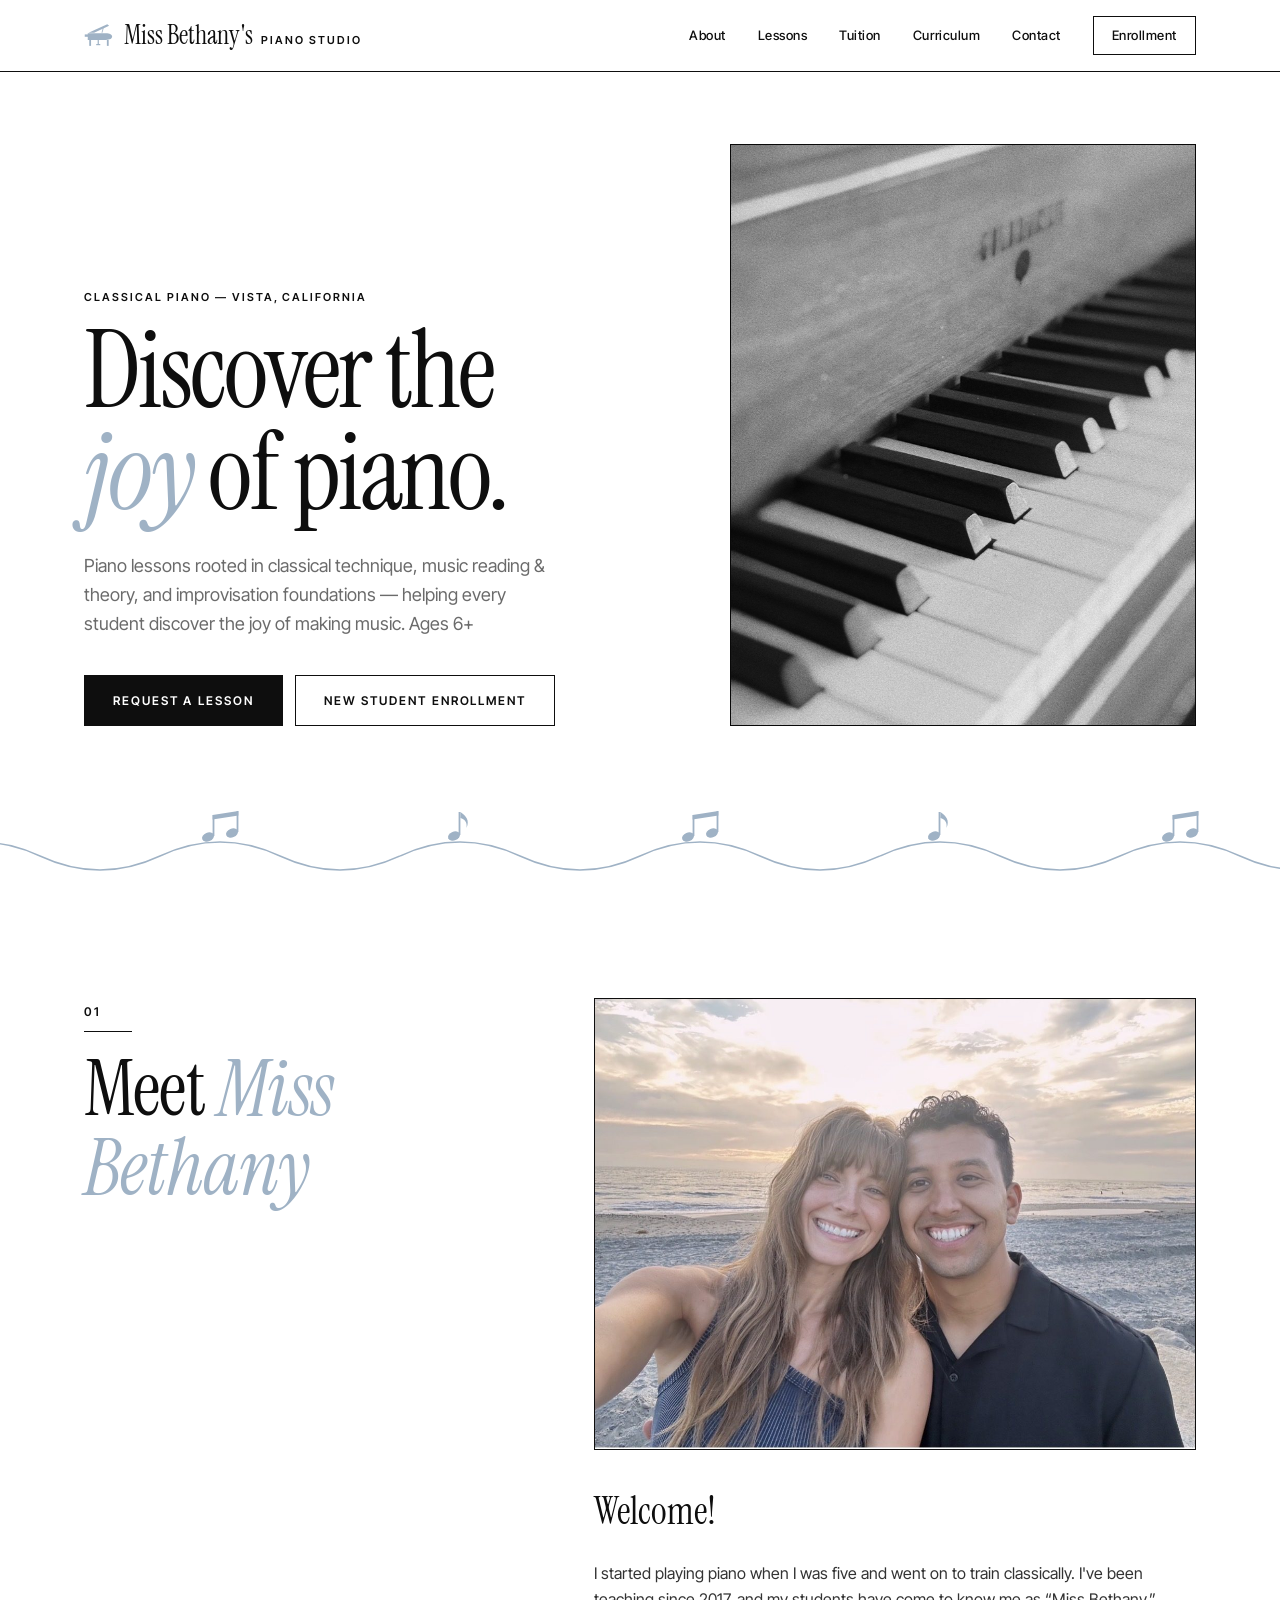
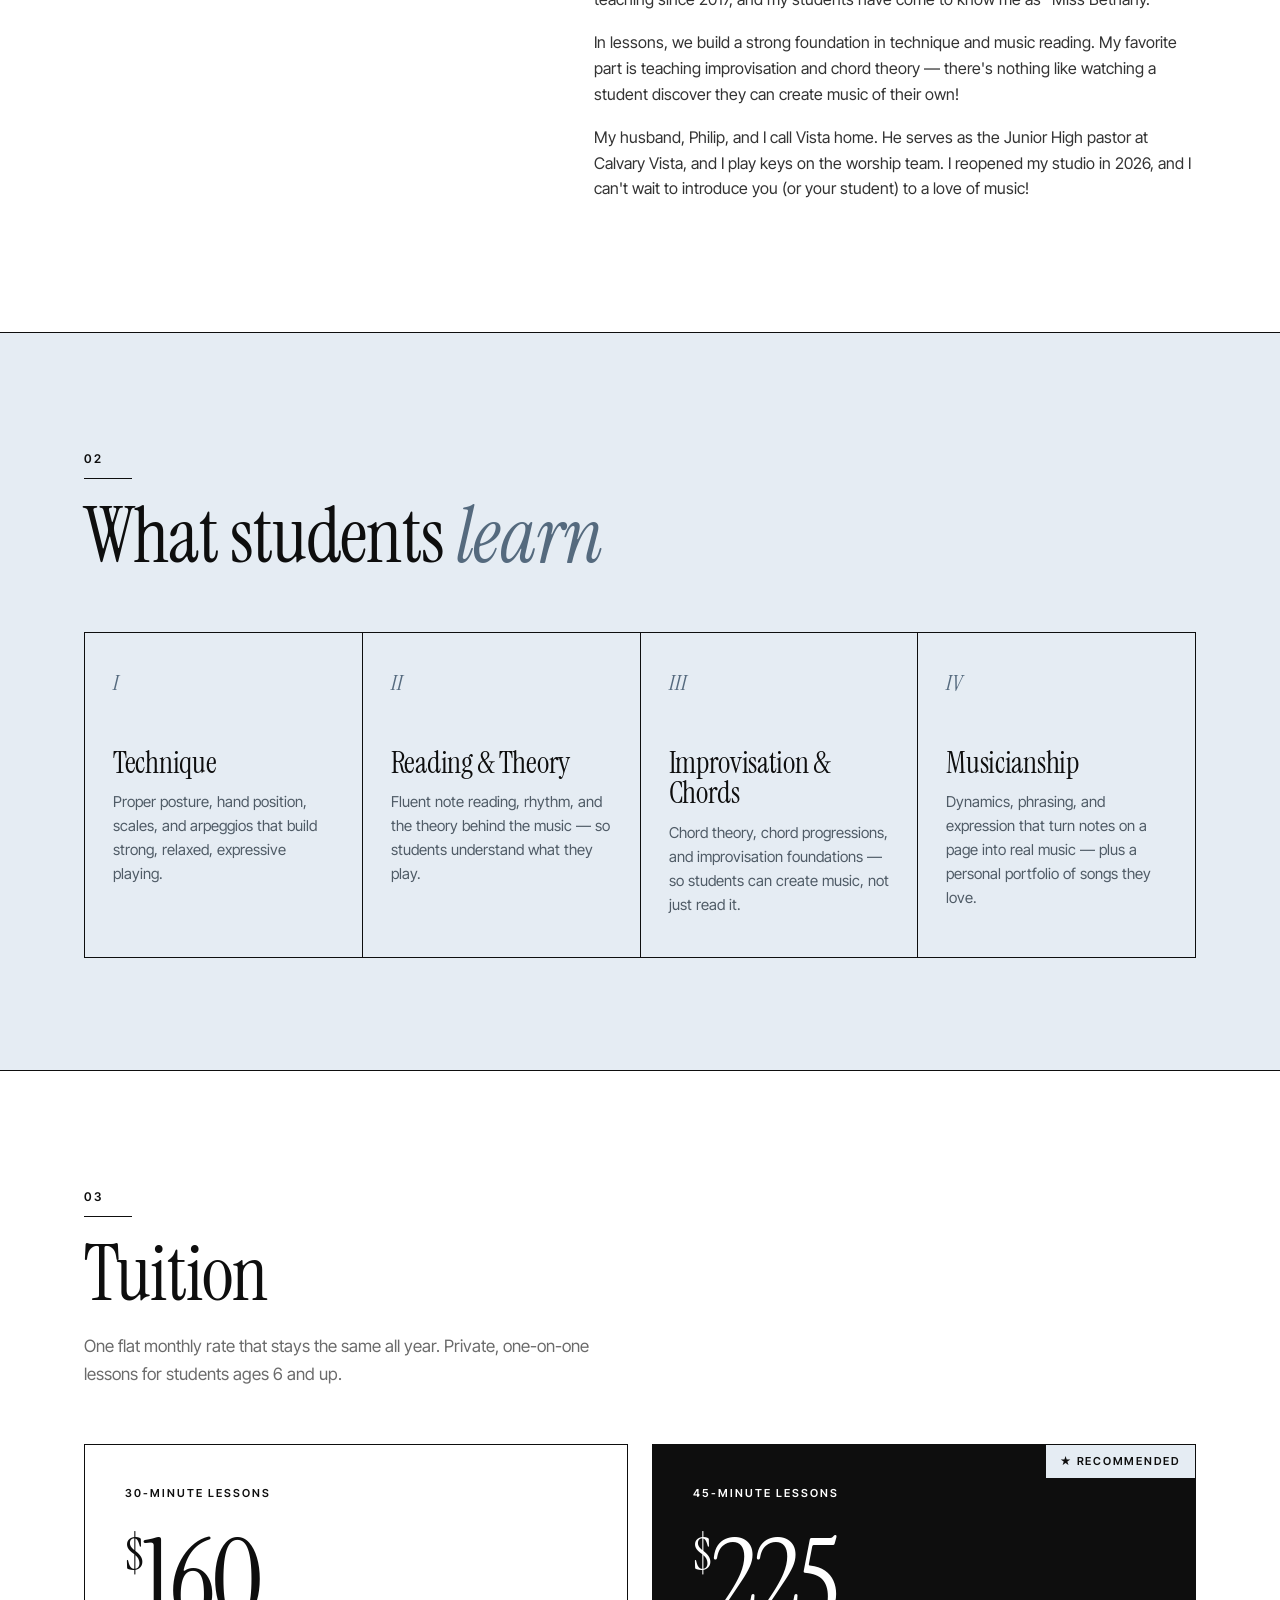
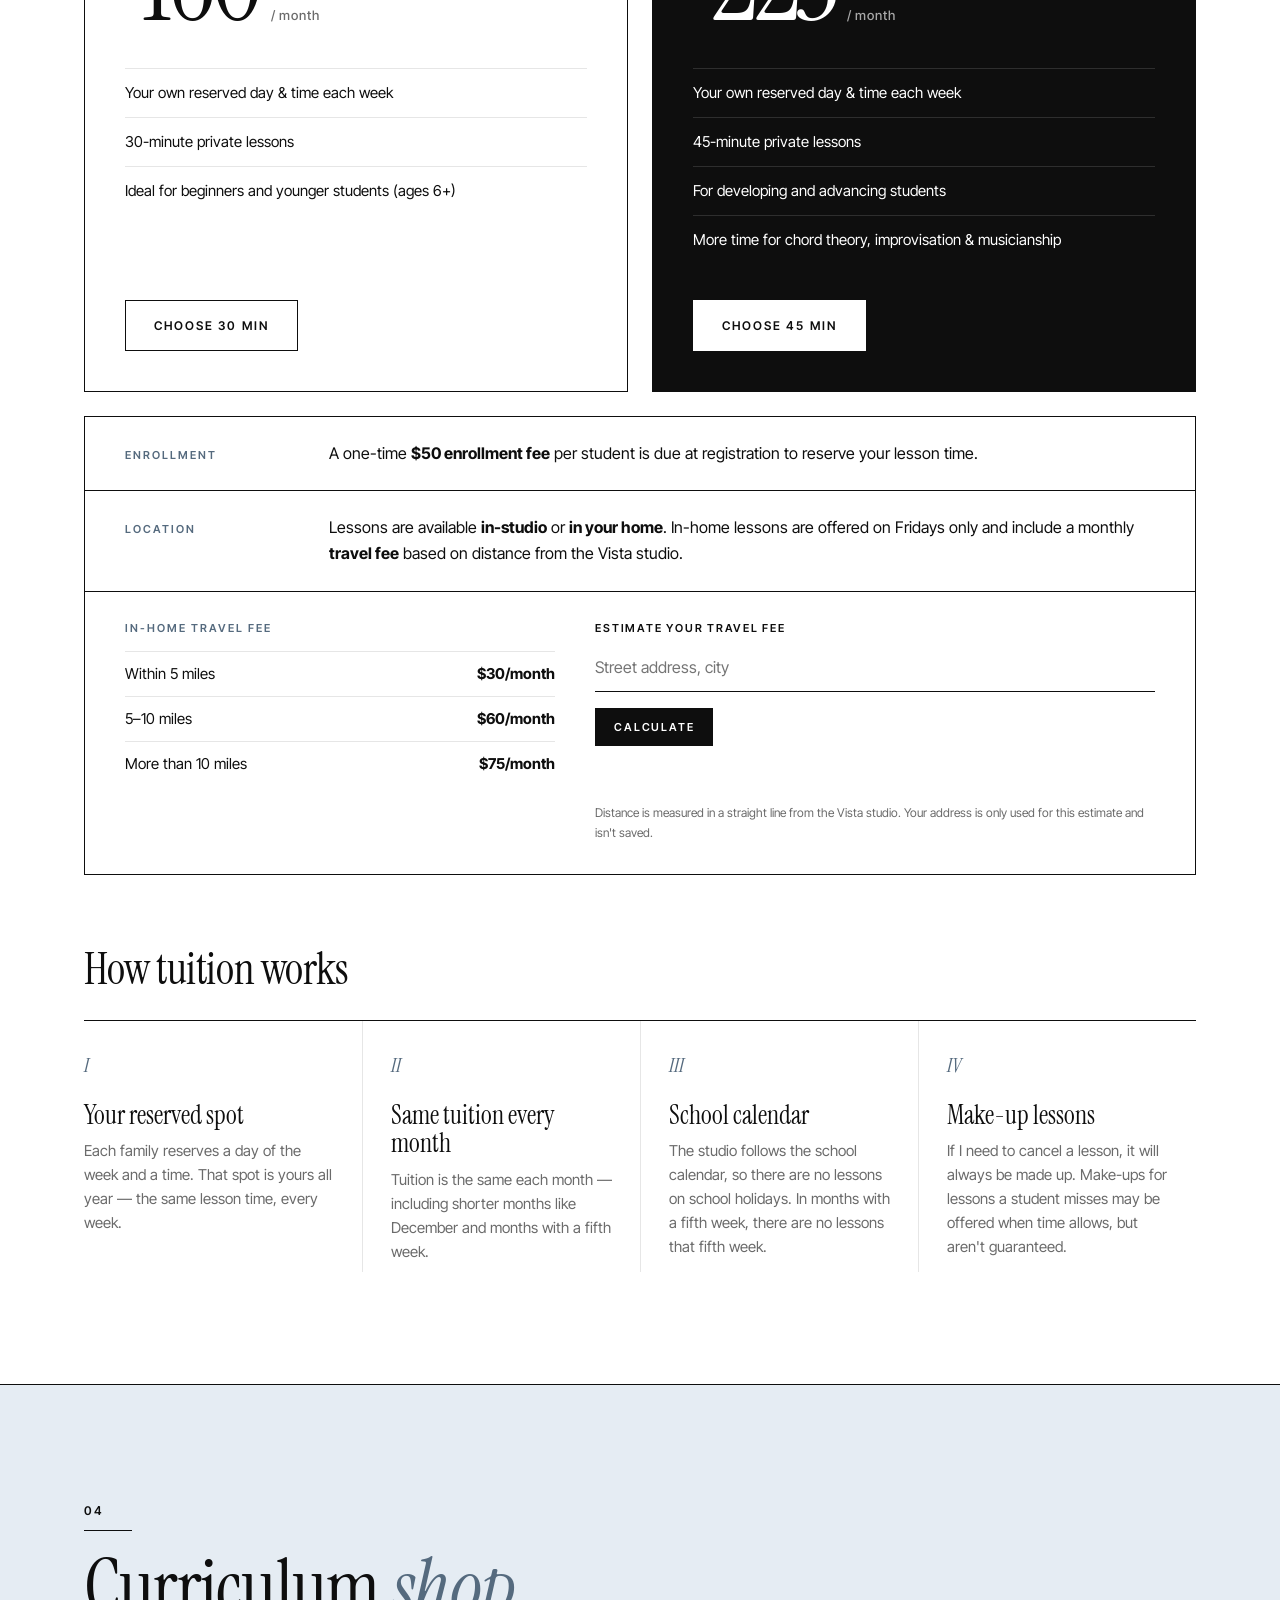
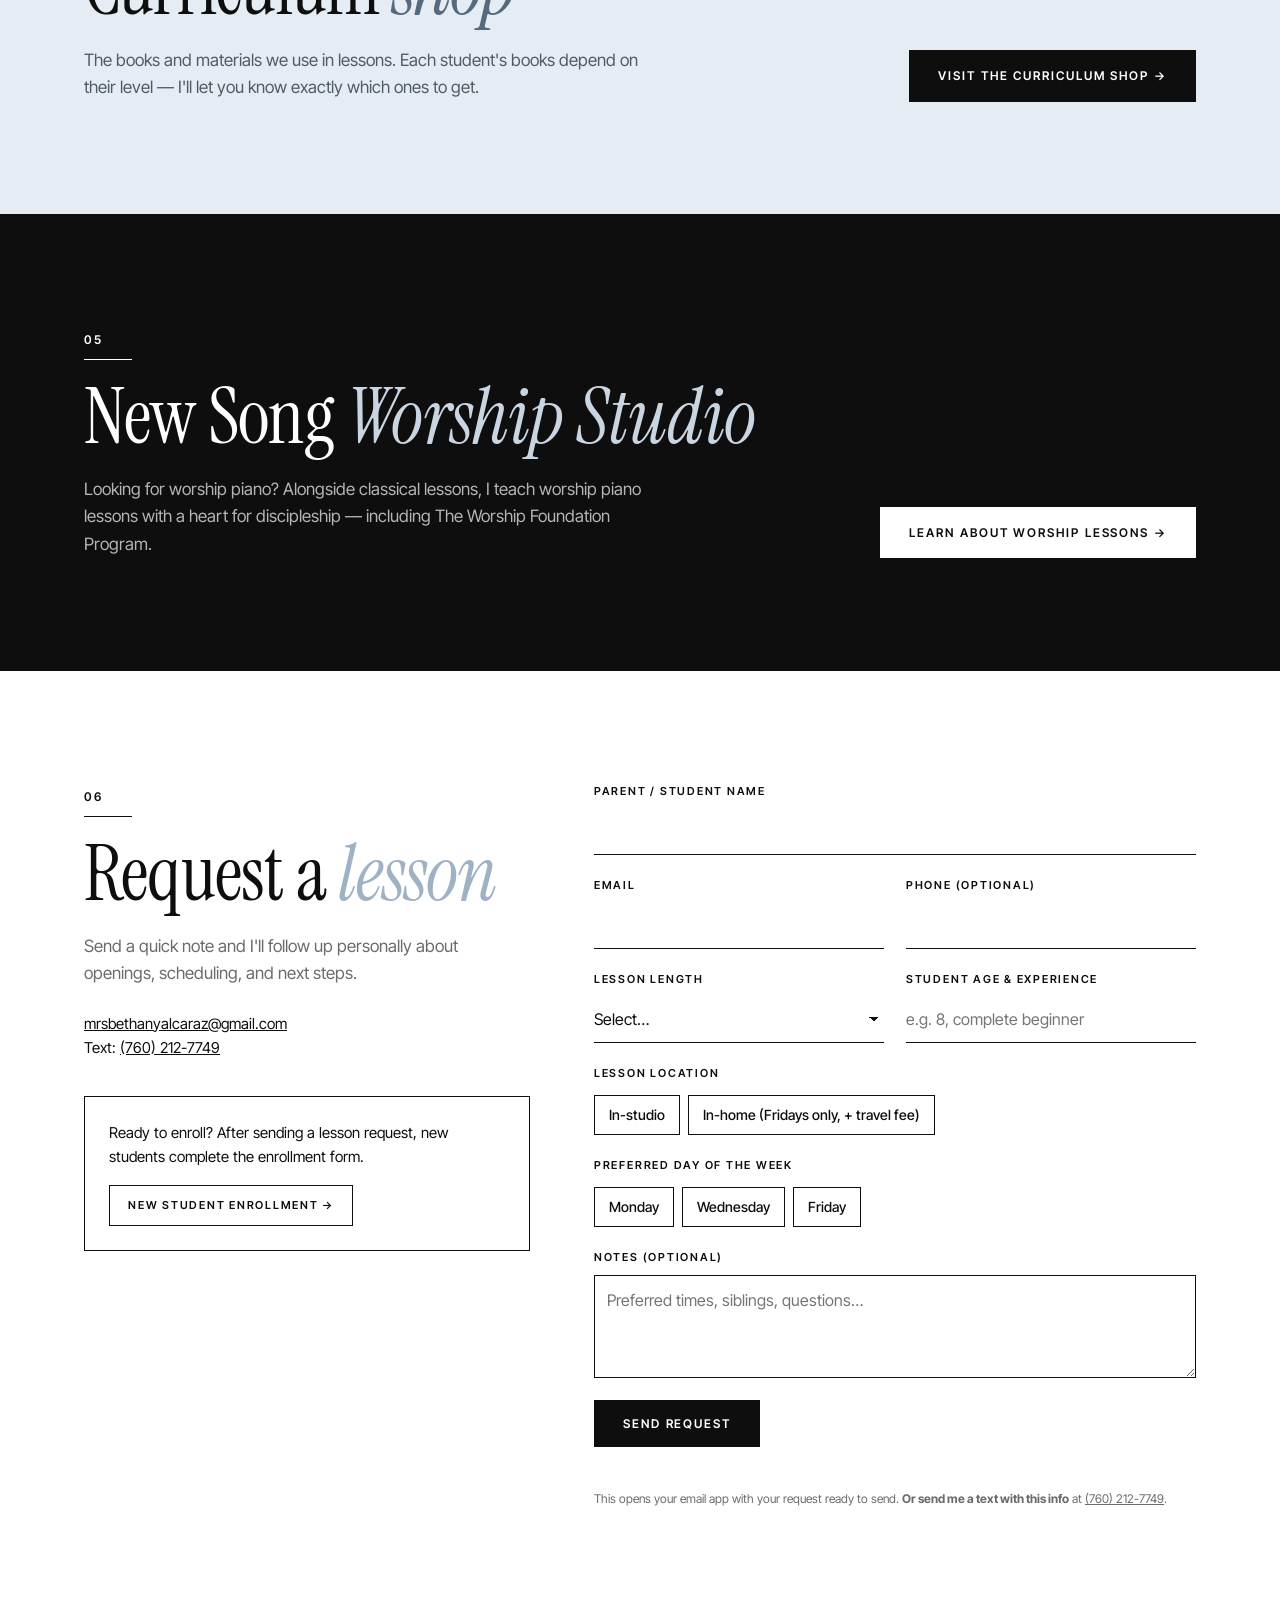
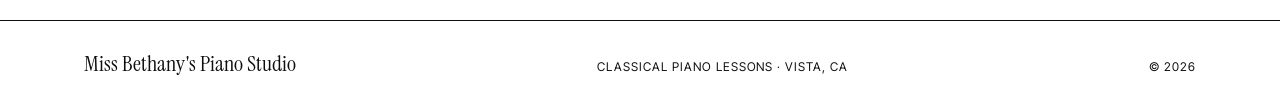
<file: public/index.html>
<!DOCTYPE html>
<html lang="en">
<head>
  <meta charset="UTF-8" />
  <meta name="viewport" content="width=device-width, initial-scale=1.0" />
  <title>Miss Bethany's Piano Studio | Classical Piano Lessons in Vista, CA</title>
  <meta
    name="description"
    content="Private classical piano lessons with Miss Bethany in Vista, California. 30- and 45-minute lessons for students ages 6 and up."
  />
  <link rel="icon" type="image/svg+xml" href="images/favicon.svg" />
  <link rel="preconnect" href="https://fonts.googleapis.com" />
  <link rel="preconnect" href="https://fonts.gstatic.com" crossorigin />
  <link
    href="https://fonts.googleapis.com/css2?family=Instrument+Serif:ital@0;1&family=Inter+Tight:wght@400;500;600;700&display=swap"
    rel="stylesheet"
  />
  <link rel="stylesheet" href="css/style.css?v=7" />
</head>
<body id="top">
  <header class="site-header">
    <div class="nav-wrap">
      <a class="brand" href="#top">
        <svg class="brand-icon" viewBox="0 0 40 32" width="30" height="24" color="#9fb2c5" aria-hidden="true">
          <path d="M6 13 L31 1.5 L33.5 3.8 L13.5 13 Z" fill="currentColor" />
          <line x1="24" y1="13" x2="25.6" y2="6.8" stroke="currentColor" stroke-width="1.1" />
          <path d="M5 13.5 H29 C34.5 13.5 37.5 15.5 37.5 18 C37.5 20.5 34.5 22.5 29 22.5 H5 Z" fill="currentColor" />
          <rect x="1" y="15.2" width="5" height="3.2" fill="currentColor" />
          <rect x="7" y="22.5" width="2.4" height="8" fill="currentColor" />
          <rect x="30.5" y="22.5" width="2.4" height="8" fill="currentColor" />
          <rect x="18.2" y="22.5" width="1.6" height="5.6" fill="currentColor" />
          <rect x="16.3" y="28" width="5.4" height="1.6" fill="currentColor" />
        </svg>
        <span class="brand-text">
          <span class="brand-name">Miss Bethany's</span>
          <span class="brand-sub">Piano Studio</span>
        </span>
      </a>
      <button class="nav-toggle" id="nav-toggle" type="button" aria-label="Toggle menu" aria-expanded="false" aria-controls="site-nav">
        <span></span><span></span>
      </button>
      <nav class="site-nav" id="site-nav">
        <a href="#about">About</a>
        <a href="#lessons">Lessons</a>
        <a href="#tuition">Tuition</a>
        <a href="curriculum.html">Curriculum</a>
        <a href="#enroll">Contact</a>
        <a class="nav-cta" href="intake.html">Enrollment</a>
      </nav>
    </div>
  </header>

  <main>
    <!-- Hero -->
    <section class="hero">
      <div class="container hero-grid">
        <div class="hero-copy">
          <p class="label">Classical Piano &mdash; Vista, California</p>
          <h1>
            Discover the<br />
            <em>joy</em> of piano.
          </h1>
          <p class="lead">
            Piano lessons rooted in classical technique, music reading &amp;
            theory, and improvisation foundations &mdash; helping every
            student discover the joy of making music. Ages 6+
          </p>
          <div class="btn-row">
            <a class="btn btn-solid" href="#enroll">Request a Lesson</a>
            <a class="btn btn-line" href="intake.html">New Student Enrollment</a>
          </div>
        </div>
        <figure class="hero-photo">
          <img src="images/keys.jpg" alt="Close-up of piano keys" />
        </figure>
      </div>
    </section>

    <!-- Wave divider -->
    <div class="wave-divider" aria-hidden="true"></div>

    <!-- About -->
    <section id="about" class="section">
      <div class="container split">
        <div class="section-head">
          <p class="index">01</p>
          <h2>Meet <em>Miss Bethany</em></h2>
        </div>
        <div class="about-body">
          <figure class="about-photo">
            <img src="images/about.jpg" alt="Bethany and her husband, Philip" />
          </figure>
          <p class="pull">
            Welcome!
          </p>
          <p>
            I started playing piano when I was five and went on to train
            classically. I've been teaching since 2017, and my students have
            come to know me as &ldquo;Miss Bethany.&rdquo;
          </p>
          <p>
            In lessons, we build a strong foundation in technique and music
            reading. My favorite part is teaching improvisation and chord
            theory &mdash; there's nothing like watching a student discover
            they can create music of their own!
          </p>
          <p>
            My husband, Philip, and I call Vista home. He serves as the Junior
            High pastor at Calvary Vista, and I play keys on the worship team.
            I reopened my studio in 2026, and I can't wait to introduce you (or
            your student) to a love of music!
          </p>
        </div>
      </div>
    </section>

    <!-- Lessons -->
    <section id="lessons" class="section section-rule section-blue">
      <div class="container">
        <div class="section-head">
          <p class="index">02</p>
          <h2>What students <em>learn</em></h2>
        </div>
        <div class="feature-grid">
          <article class="feature">
            <span class="feature-num">I</span>
            <h3>Technique</h3>
            <p>Proper posture, hand position, scales, and arpeggios that build strong, relaxed, expressive playing.</p>
          </article>
          <article class="feature">
            <span class="feature-num">II</span>
            <h3>Reading &amp; Theory</h3>
            <p>Fluent note reading, rhythm, and the theory behind the music &mdash; so students understand what they play.</p>
          </article>
          <article class="feature">
            <span class="feature-num">III</span>
            <h3>Improvisation &amp; Chords</h3>
            <p>Chord theory, chord progressions, and improvisation foundations &mdash; so students can create music, not just read it.</p>
          </article>
          <article class="feature">
            <span class="feature-num">IV</span>
            <h3>Musicianship</h3>
            <p>Dynamics, phrasing, and expression that turn notes on a page into real music &mdash; plus a personal portfolio of songs they love.</p>
          </article>
        </div>
      </div>
    </section>

    <!-- Tuition -->
    <section id="tuition" class="section section-rule">
      <div class="container">
        <div class="section-head">
          <p class="index">03</p>
          <h2>Tuition</h2>
          <p class="section-lead">
            One flat monthly rate that stays the same all year. Private, one-on-one lessons for students ages 6
            and up.
          </p>
        </div>
        <div class="price-grid">
          <article class="price-card">
            <p class="label">30-Minute Lessons</p>
            <div class="price"><span class="currency">$</span>160<span class="per">/ month</span></div>
            <ul>
              <li>Your own reserved day &amp; time each week</li>
              <li>30-minute private lessons</li>
              <li>Ideal for beginners and younger students (ages 6+)</li>
            </ul>
            <a class="btn btn-line" href="#enroll" data-package="30-Minute Lessons ($160/month)">Choose 30 Min</a>
          </article>
          <article class="price-card price-card-dark">
            <span class="badge">&#9733; Recommended</span>
            <p class="label">45-Minute Lessons</p>
            <div class="price"><span class="currency">$</span>225<span class="per">/ month</span></div>
            <ul>
              <li>Your own reserved day &amp; time each week</li>
              <li>45-minute private lessons</li>
              <li>For developing and advancing students</li>
              <li>More time for chord theory, improvisation &amp; musicianship</li>
            </ul>
            <a class="btn btn-invert" href="#enroll" data-package="45-Minute Lessons ($225/month)">Choose 45 Min</a>
          </article>
        </div>
        <div class="fee-row">
          <p class="label">Enrollment</p>
          <p>
            A one-time <strong>$50 enrollment fee</strong> per student is due
            at registration to reserve your lesson time.
          </p>
        </div>
        <div class="fee-row">
          <p class="label">Location</p>
          <p>
            Lessons are available <strong>in-studio</strong> or
            <strong>in your home</strong>. In-home lessons are offered on
            Fridays only and include a monthly <strong>travel fee</strong> based on
            distance from the Vista studio.
          </p>
        </div>
        <div class="fee-calc">
          <div class="fee-calc-info">
            <p class="label">In-Home Travel Fee</p>
            <ul class="fee-tiers">
              <li><span>Within 5 miles</span><strong>$30/month</strong></li>
              <li><span>5&ndash;10 miles</span><strong>$60/month</strong></li>
              <li><span>More than 10 miles</span><strong>$75/month</strong></li>
            </ul>
          </div>
          <form id="fee-calc-form" class="fee-calc-form">
            <div class="field">
              <label for="fc-address">Estimate your travel fee</label>
              <input type="text" id="fc-address" name="address" autocomplete="street-address" placeholder="Street address, city" required />
            </div>
            <button type="submit" class="btn btn-solid btn-small">Calculate</button>
            <p class="fee-calc-result" id="fee-calc-result" aria-live="polite"></p>
            <p class="fine-print">
              Distance is measured in a straight line from the Vista studio.
              Your address is only used for this estimate and isn't saved.
            </p>
          </form>
        </div>

        <h3 class="policy-head">How tuition works</h3>
        <div class="policy-grid">
          <article class="policy">
            <span class="feature-num">I</span>
            <h4>Your reserved spot</h4>
            <p>
              Each family reserves a day of the week and a time. That spot is
              yours all year &mdash; the same lesson time, every week.
            </p>
          </article>
          <article class="policy">
            <span class="feature-num">II</span>
            <h4>Same tuition every month</h4>
            <p>
              Tuition is the same each month &mdash; including shorter
              months like December and months with a fifth week.
            </p>
          </article>
          <article class="policy">
            <span class="feature-num">III</span>
            <h4>School calendar</h4>
            <p>
              The studio follows the school calendar, so there are no lessons
              on school holidays. In months with a fifth week, there are no
              lessons that fifth week.
            </p>
          </article>
          <article class="policy">
            <span class="feature-num">IV</span>
            <h4>Make-up lessons</h4>
            <p>
              If I need to cancel a lesson, it will always be made up. Make-ups
              for lessons a student misses may be offered when time allows,
              but aren't guaranteed.
            </p>
          </article>
        </div>
      </div>
    </section>

    <!-- Curriculum -->
    <section id="curriculum" class="section section-rule section-blue">
      <div class="container teaser">
        <div class="section-head">
          <p class="index">04</p>
          <h2>Curriculum <em>shop</em></h2>
          <p class="section-lead">
            The books and materials we use in lessons. Each student's books
            depend on their level &mdash; I'll let you know exactly which ones
            to get.
          </p>
        </div>
        <a class="btn btn-solid" href="curriculum.html">Visit the Curriculum Shop &rarr;</a>
      </div>
    </section>

    <!-- Worship -->
    <section id="worship" class="section section-dark">
      <div class="container teaser">
        <div class="section-head">
          <p class="index">05</p>
          <h2>New Song <em>Worship Studio</em></h2>
          <p class="section-lead">
            Looking for worship piano? Alongside classical lessons, I teach
            worship piano lessons with a heart for discipleship &mdash;
            including The Worship Foundation Program.
          </p>
        </div>
        <a class="btn btn-invert" href="worship.html">Learn About Worship Lessons &rarr;</a>
      </div>
    </section>

    <!-- Enroll -->
    <section id="enroll" class="section section-rule section-enroll">
      <div class="container split">
        <div class="section-head">
          <p class="index">06</p>
          <h2>Request a <em>lesson</em></h2>
          <p class="section-lead">
            Send a quick note and I'll follow up personally about openings,
            scheduling, and next steps.
          </p>
          <p class="contact-line">
            <a href="mailto:mrsbethanyalcaraz@gmail.com">mrsbethanyalcaraz@gmail.com</a><br />
            Text: <a href="sms:+17602127749">(760) 212-7749</a>
          </p>
          <div class="intake-cta">
            <p>Ready to enroll? After sending a lesson request, new students complete the enrollment form.</p>
            <a class="btn btn-line btn-small" href="intake.html">New Student Enrollment &rarr;</a>
          </div>
        </div>
        <form id="enroll-form" class="enroll-form">
          <div class="field">
            <label for="ef-name">Parent / Student Name</label>
            <input type="text" id="ef-name" name="name" required />
          </div>
          <div class="field-row">
            <div class="field">
              <label for="ef-email">Email</label>
              <input type="email" id="ef-email" name="email" required />
            </div>
            <div class="field">
              <label for="ef-phone">Phone (optional)</label>
              <input type="tel" id="ef-phone" name="phone" />
            </div>
          </div>
          <div class="field-row">
            <div class="field">
              <label for="ef-package">Lesson Length</label>
              <select id="ef-package" name="package" required>
                <option value="">Select&hellip;</option>
                <option value="30-Minute Lessons ($160/month)">30 minutes &mdash; $160/month</option>
                <option value="45-Minute Lessons ($225/month)">45 minutes &mdash; $225/month</option>
                <option value="Not sure yet">Not sure yet</option>
              </select>
            </div>
            <div class="field">
              <label for="ef-age">Student Age &amp; Experience</label>
              <input type="text" id="ef-age" name="age" placeholder="e.g. 8, complete beginner" />
            </div>
          </div>
          <fieldset class="field">
            <legend>Lesson Location</legend>
            <div class="choices">
              <label><input type="radio" name="location" value="In-studio" required /><span>In-studio</span></label>
              <label><input type="radio" name="location" value="In-home (Fridays, plus travel fee)" /><span>In-home (Fridays only, + travel fee)</span></label>
            </div>
          </fieldset>
          <fieldset class="field">
            <legend>Preferred Day of the Week</legend>
            <div class="choices">
              <label><input type="radio" name="day" value="Monday" required /><span>Monday</span></label>
              <label><input type="radio" name="day" value="Wednesday" /><span>Wednesday</span></label>
              <label><input type="radio" name="day" value="Friday" /><span>Friday</span></label>
            </div>
          </fieldset>
          <div class="field">
            <label for="ef-notes">Notes (optional)</label>
            <textarea id="ef-notes" name="notes" rows="3" placeholder="Preferred times, siblings, questions&hellip;"></textarea>
          </div>
          <button type="submit" class="btn btn-solid">Send Request</button>
          <p class="fine-print">
            This opens your email app with your request ready to send.
            <strong>Or send me a text with this info</strong> at
            <a href="sms:+17602127749">(760) 212-7749</a>.
          </p>
        </form>
      </div>
    </section>
  </main>

  <footer class="site-footer">
    <div class="container footer-inner">
      <span class="brand-name">Miss Bethany's Piano Studio</span>
      <span>Classical Piano Lessons &middot; Vista, CA</span>
      <span>&copy; 2026</span>
    </div>
  </footer>

  <script src="js/main.js?v=3"></script>
</body>
</html>
</file>
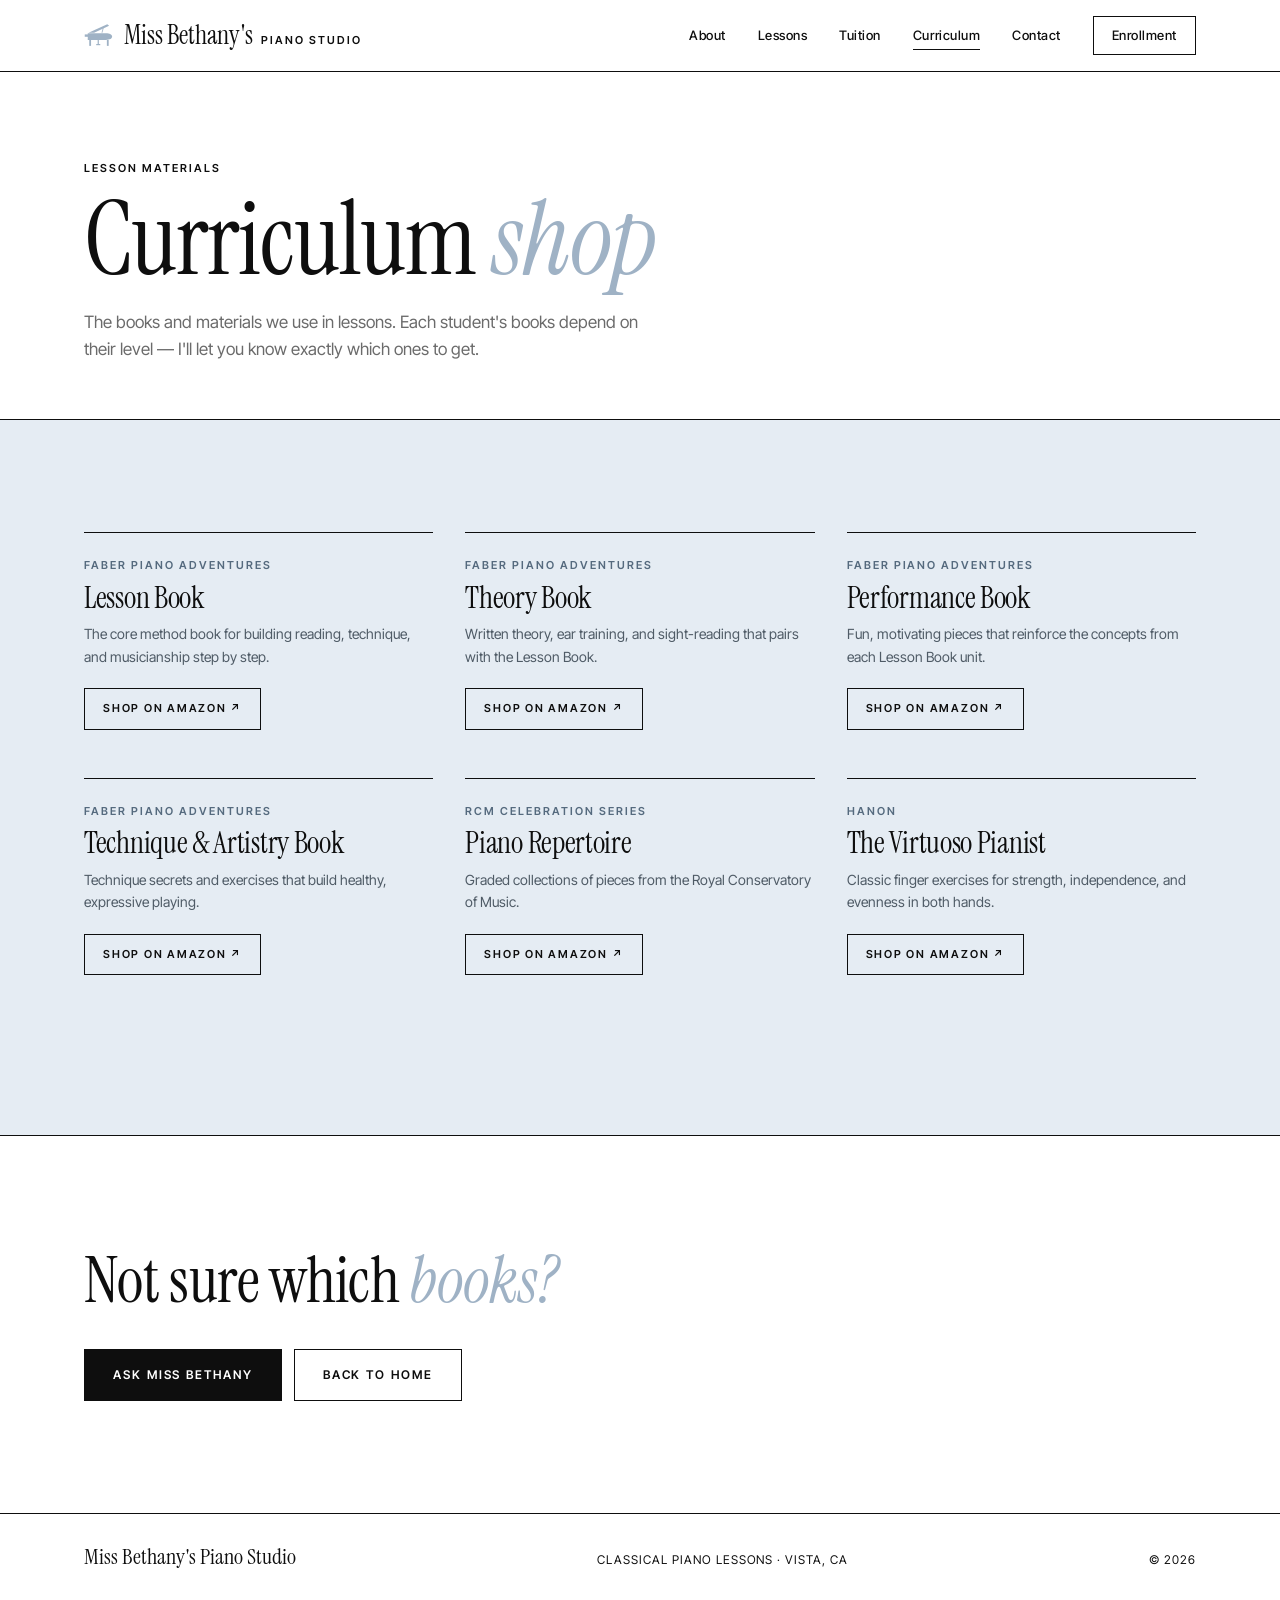
<file: curriculum.html>
<!DOCTYPE html>
<html lang="en">
<head>
  <meta charset="UTF-8" />
  <meta name="viewport" content="width=device-width, initial-scale=1.0" />
  <title>Curriculum Shop | Miss Bethany's Piano Studio</title>
  <meta
    name="description"
    content="Books and materials used in lessons at Miss Bethany's Piano Studio."
  />
  <link rel="icon" type="image/svg+xml" href="images/favicon.svg" />
  <link rel="preconnect" href="https://fonts.googleapis.com" />
  <link rel="preconnect" href="https://fonts.gstatic.com" crossorigin />
  <link
    href="https://fonts.googleapis.com/css2?family=Instrument+Serif:ital@0;1&family=Inter+Tight:wght@400;500;600;700&display=swap"
    rel="stylesheet"
  />
  <link rel="stylesheet" href="css/style.css?v=9" />
</head>
<body>
  <header class="site-header">
    <div class="nav-wrap">
      <a class="brand" href="index.html">
        <svg class="brand-icon" viewBox="0 0 40 32" width="30" height="24" color="#9fb2c5" aria-hidden="true">
          <path d="M6 13 L31 1.5 L33.5 3.8 L13.5 13 Z" fill="currentColor" />
          <line x1="24" y1="13" x2="25.6" y2="6.8" stroke="currentColor" stroke-width="1.1" />
          <path d="M5 13.5 H29 C34.5 13.5 37.5 15.5 37.5 18 C37.5 20.5 34.5 22.5 29 22.5 H5 Z" fill="currentColor" />
          <rect x="1" y="15.2" width="5" height="3.2" fill="currentColor" />
          <rect x="7" y="22.5" width="2.4" height="8" fill="currentColor" />
          <rect x="30.5" y="22.5" width="2.4" height="8" fill="currentColor" />
          <rect x="18.2" y="22.5" width="1.6" height="5.6" fill="currentColor" />
          <rect x="16.3" y="28" width="5.4" height="1.6" fill="currentColor" />
        </svg>
        <span class="brand-text">
          <span class="brand-name">Miss Bethany's</span>
          <span class="brand-sub">Piano Studio</span>
        </span>
      </a>
      <button class="nav-toggle" id="nav-toggle" type="button" aria-label="Toggle menu" aria-expanded="false" aria-controls="site-nav">
        <span></span><span></span>
      </button>
      <nav class="site-nav" id="site-nav">
        <a href="index.html#about">About</a>
        <a href="index.html#lessons">Lessons</a>
        <a href="index.html#tuition">Tuition</a>
        <a href="curriculum.html" aria-current="page">Curriculum</a>
        <a href="index.html#enroll">Contact</a>
        <a class="nav-cta" href="intake.html">Enrollment</a>
      </nav>
    </div>
  </header>

  <main>
    <section class="page-hero">
      <div class="container">
        <p class="label">Lesson Materials</p>
        <h1>Curriculum <em>shop</em></h1>
        <p class="section-lead">
          The books and materials we use in lessons. Each student's books
          depend on their level &mdash; I'll let you know exactly which ones
          to get.
        </p>
      </div>
    </section>

    <section class="section section-blue">
      <div class="container">
        <div class="shop-grid" id="shop-grid">
          <!-- Filled from js/curriculum.js -->
        </div>
      </div>
    </section>

    <section class="section section-rule">
      <div class="container worship-next">
        <h2>Not sure which <em>books?</em></h2>
        <div class="btn-row">
          <a class="btn btn-solid" href="index.html#enroll">Ask Miss Bethany</a>
          <a class="btn btn-line" href="index.html">Back to Home</a>
        </div>
      </div>
    </section>
  </main>

  <footer class="site-footer">
    <div class="container footer-inner">
      <span class="brand-name">Miss Bethany's Piano Studio</span>
      <span>Classical Piano Lessons &middot; Vista, CA</span>
      <span>&copy; 2026</span>
    </div>
  </footer>

  <script src="js/curriculum.js?v=3"></script>
  <script src="js/main.js?v=4"></script>
</body>
</html>
</file>
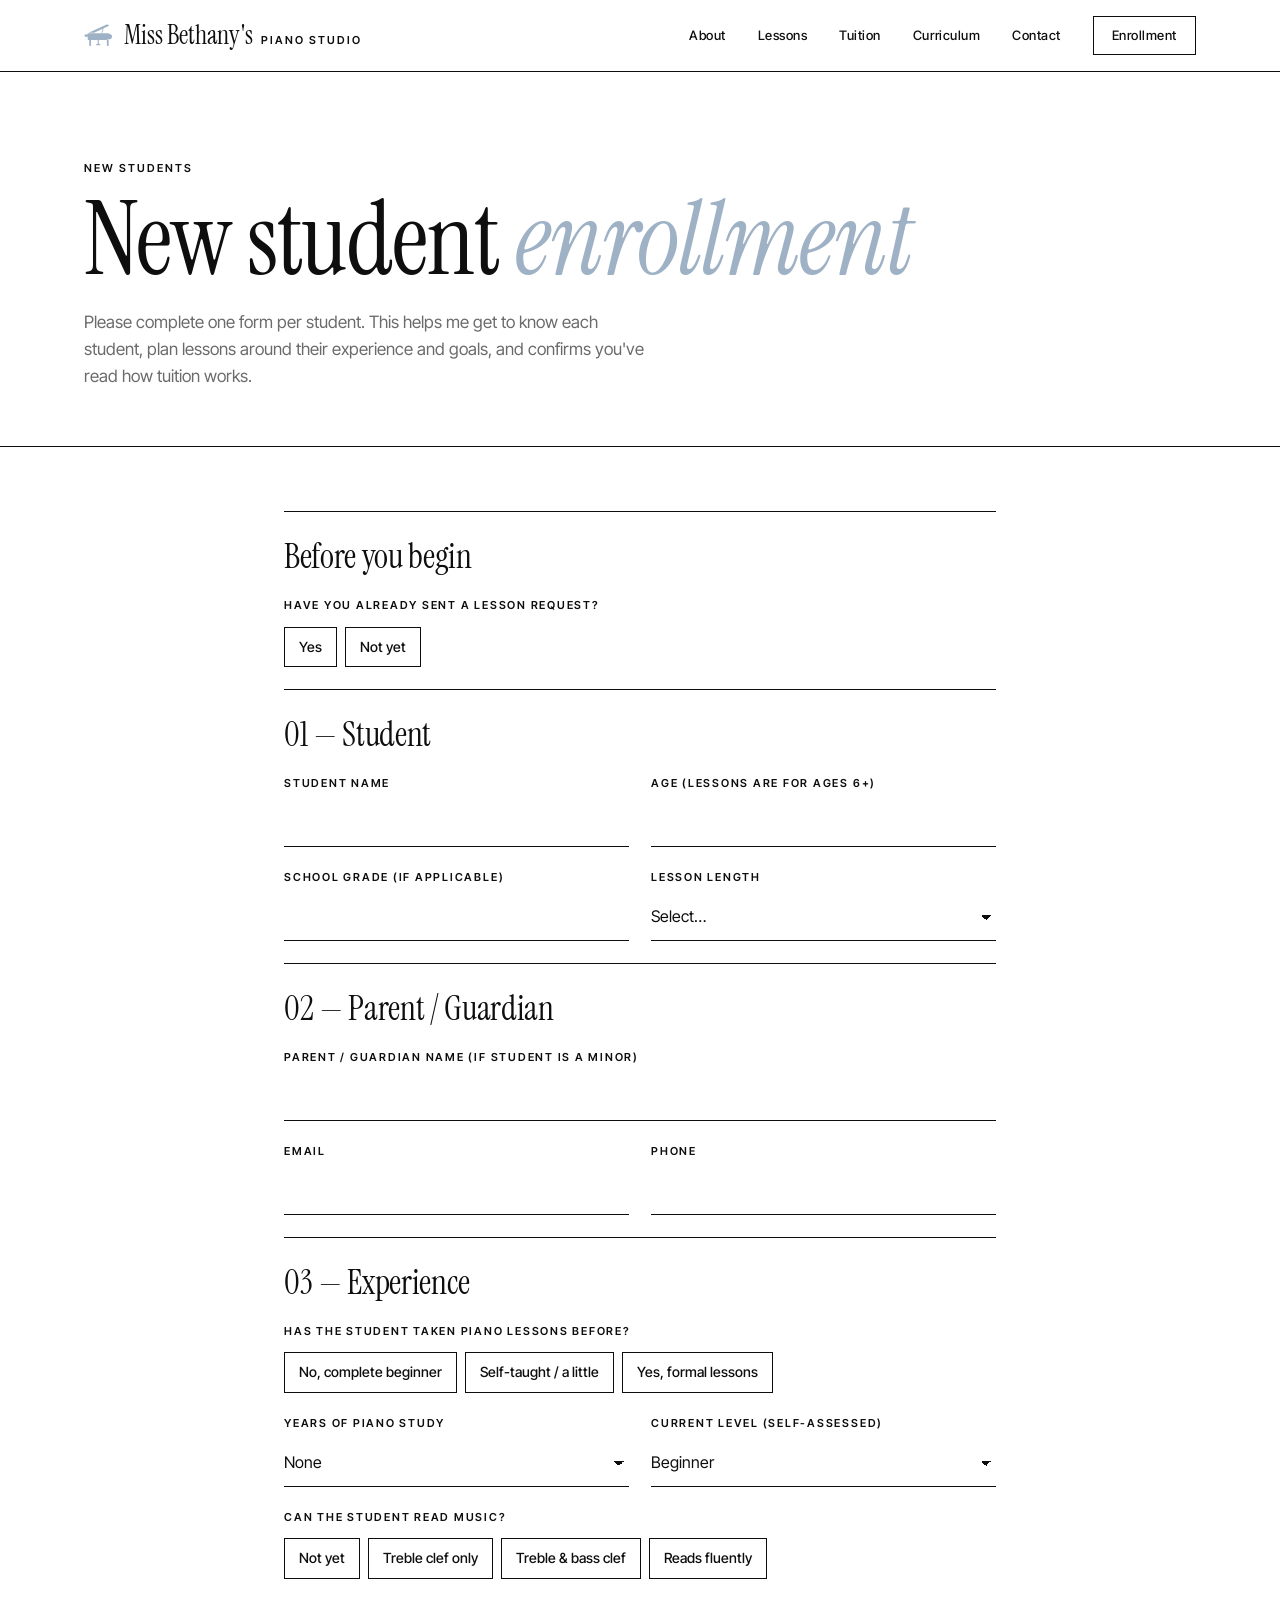
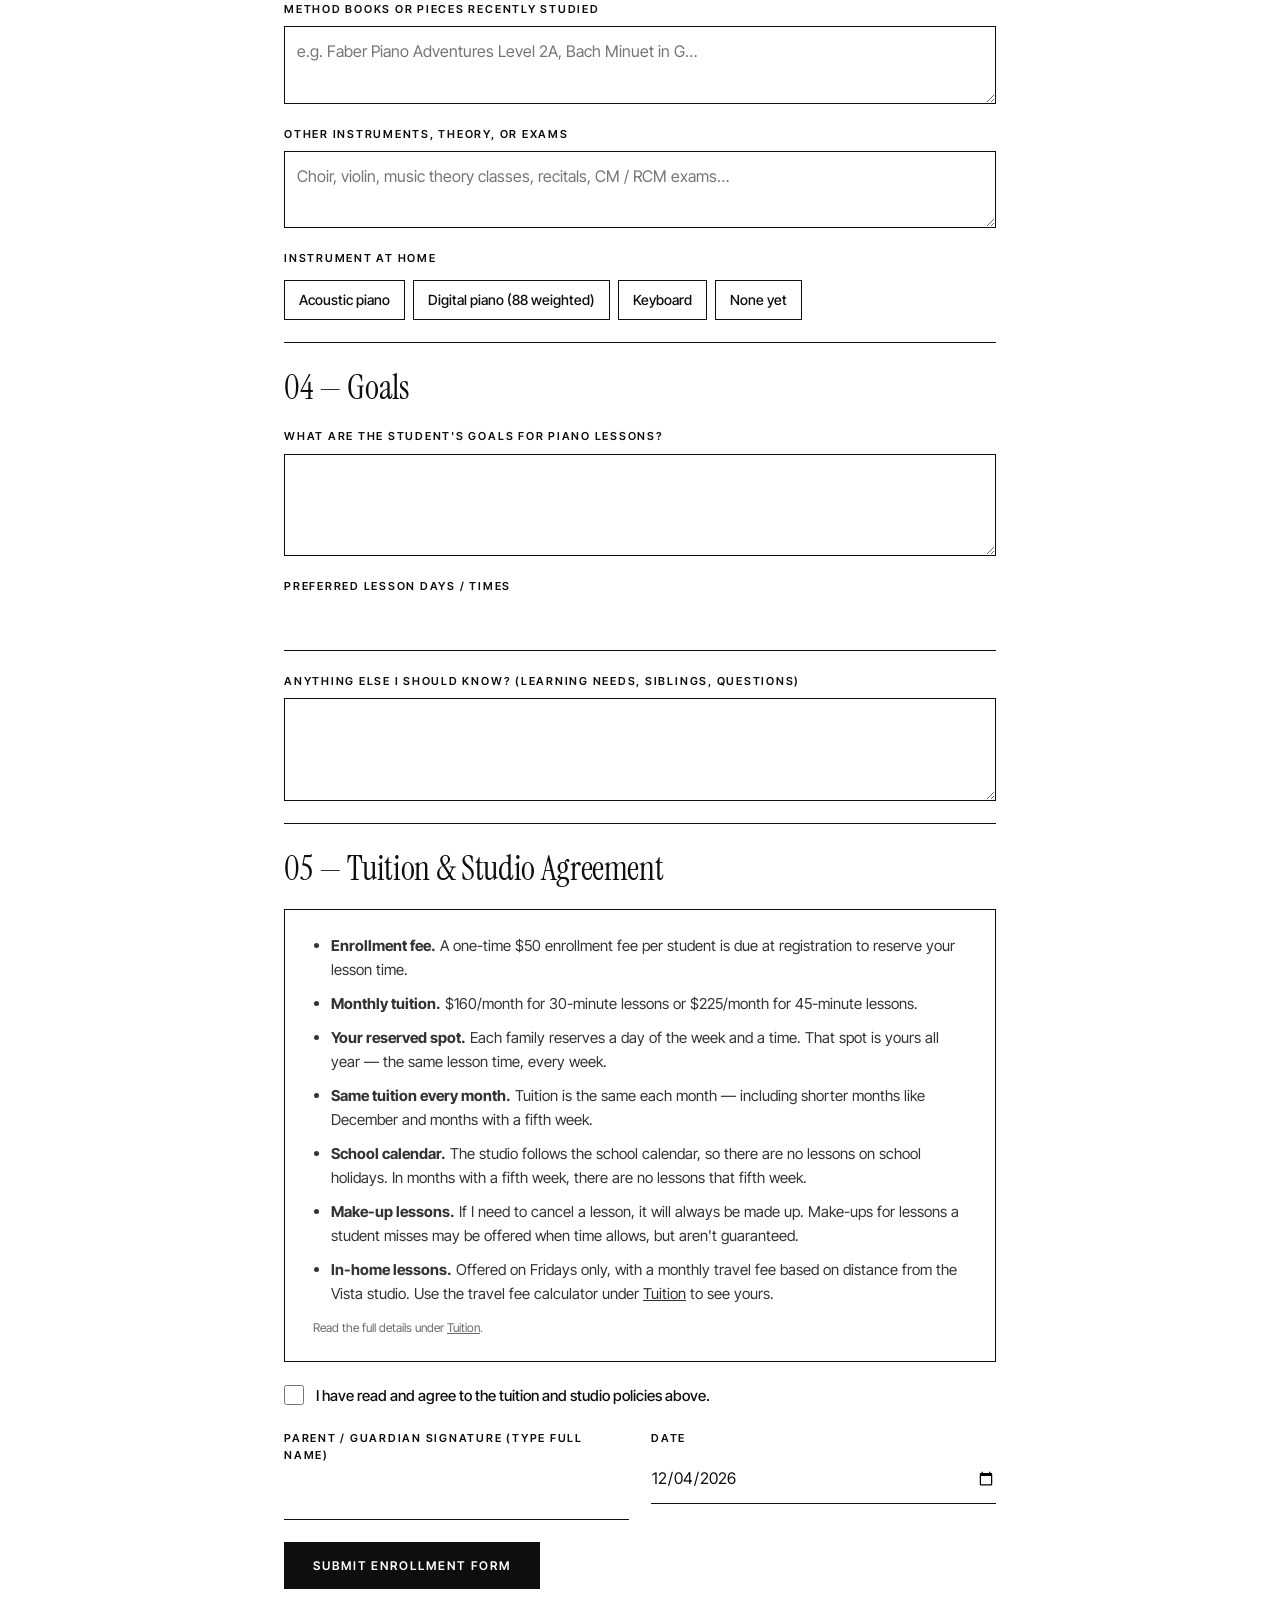
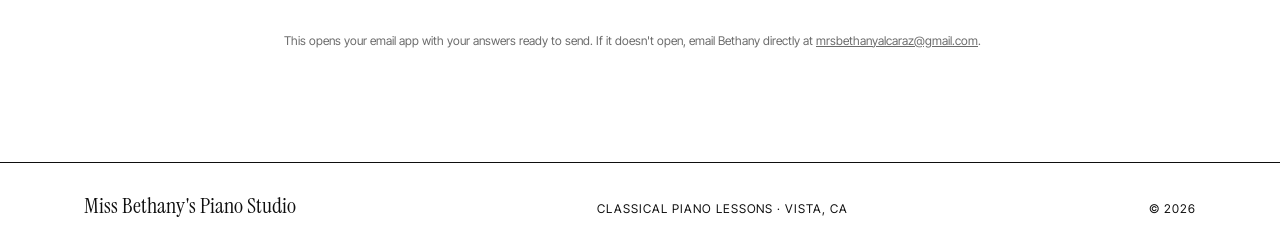
<file: intake.html>
<!DOCTYPE html>
<html lang="en">
<head>
  <meta charset="UTF-8" />
  <meta name="viewport" content="width=device-width, initial-scale=1.0" />
  <title>New Student Enrollment | Miss Bethany's Piano Studio</title>
  <meta name="description" content="New student enrollment form for Miss Bethany's Piano Studio." />
  <link rel="icon" type="image/svg+xml" href="images/favicon.svg" />
  <link rel="preconnect" href="https://fonts.googleapis.com" />
  <link rel="preconnect" href="https://fonts.gstatic.com" crossorigin />
  <link
    href="https://fonts.googleapis.com/css2?family=Instrument+Serif:ital@0;1&family=Inter+Tight:wght@400;500;600;700&display=swap"
    rel="stylesheet"
  />
  <link rel="stylesheet" href="css/style.css?v=9" />
</head>
<body>
  <header class="site-header">
    <div class="nav-wrap">
      <a class="brand" href="index.html">
        <svg class="brand-icon" viewBox="0 0 40 32" width="30" height="24" color="#9fb2c5" aria-hidden="true">
          <path d="M6 13 L31 1.5 L33.5 3.8 L13.5 13 Z" fill="currentColor" />
          <line x1="24" y1="13" x2="25.6" y2="6.8" stroke="currentColor" stroke-width="1.1" />
          <path d="M5 13.5 H29 C34.5 13.5 37.5 15.5 37.5 18 C37.5 20.5 34.5 22.5 29 22.5 H5 Z" fill="currentColor" />
          <rect x="1" y="15.2" width="5" height="3.2" fill="currentColor" />
          <rect x="7" y="22.5" width="2.4" height="8" fill="currentColor" />
          <rect x="30.5" y="22.5" width="2.4" height="8" fill="currentColor" />
          <rect x="18.2" y="22.5" width="1.6" height="5.6" fill="currentColor" />
          <rect x="16.3" y="28" width="5.4" height="1.6" fill="currentColor" />
        </svg>
        <span class="brand-text">
          <span class="brand-name">Miss Bethany's</span>
          <span class="brand-sub">Piano Studio</span>
        </span>
      </a>
      <button class="nav-toggle" id="nav-toggle" type="button" aria-label="Toggle menu" aria-expanded="false" aria-controls="site-nav">
        <span></span><span></span>
      </button>
      <nav class="site-nav" id="site-nav">
        <a href="index.html#about">About</a>
        <a href="index.html#lessons">Lessons</a>
        <a href="index.html#tuition">Tuition</a>
        <a href="curriculum.html">Curriculum</a>
        <a href="index.html#enroll">Contact</a>
        <a class="nav-cta" href="intake.html">Enrollment</a>
      </nav>
    </div>
  </header>

  <main>
    <section class="page-hero">
      <div class="container">
        <p class="label">New Students</p>
        <h1>New student <em>enrollment</em></h1>
        <p class="section-lead">
          Please complete one form per student. This helps me get to know
          each student, plan lessons around their experience and goals, and
          confirms you've read how tuition works.
        </p>
      </div>
    </section>

    <div class="container intake-wrap">
      <form id="intake-form" class="intake-form">
        <!-- Lesson request check -->
        <div class="form-block">
          <h3>Before you begin</h3>
          <fieldset class="field">
            <legend>Have you already sent a lesson request?</legend>
            <div class="choices">
              <label><input type="radio" name="requested" value="Yes" required /><span>Yes</span></label>
              <label><input type="radio" name="requested" value="Not yet" /><span>Not yet</span></label>
            </div>
          </fieldset>
          <p class="form-alert" id="request-first" hidden>
            Please <a href="index.html#enroll">send a lesson request</a> first
            so I can confirm an opening for your preferred day and time. Then
            come back to complete enrollment.
          </p>
        </div>

        <!-- Student -->
        <div class="form-block">
          <h3>01 &mdash; Student</h3>
          <div class="field-row">
            <div class="field">
              <label for="in-student">Student Name</label>
              <input type="text" id="in-student" name="student" required />
            </div>
            <div class="field">
              <label for="in-age">Age (lessons are for ages 6+)</label>
              <input type="number" id="in-age" name="age" min="6" max="120" inputmode="numeric" required />
            </div>
          </div>
          <div class="field-row">
            <div class="field">
              <label for="in-grade">School Grade (if applicable)</label>
              <input type="text" id="in-grade" name="grade" />
            </div>
            <div class="field">
              <label for="in-length">Lesson Length</label>
              <select id="in-length" name="length" required>
                <option value="">Select&hellip;</option>
                <option value="30 minutes ($160/month)">30 minutes &mdash; $160/month</option>
                <option value="45 minutes ($225/month)">45 minutes &mdash; $225/month</option>
                <option value="Not sure yet">Not sure yet</option>
              </select>
            </div>
          </div>
        </div>

        <!-- Contact -->
        <div class="form-block">
          <h3>02 &mdash; Parent / Guardian</h3>
          <div class="field">
            <label for="in-parent">Parent / Guardian Name (if student is a minor)</label>
            <input type="text" id="in-parent" name="parent" />
          </div>
          <div class="field-row">
            <div class="field">
              <label for="in-email">Email</label>
              <input type="email" id="in-email" name="email" required />
            </div>
            <div class="field">
              <label for="in-phone">Phone</label>
              <input type="tel" id="in-phone" name="phone" required />
            </div>
          </div>
        </div>

        <!-- Experience -->
        <div class="form-block">
          <h3>03 &mdash; Experience</h3>
          <fieldset class="field">
            <legend>Has the student taken piano lessons before?</legend>
            <div class="choices">
              <label><input type="radio" name="prior" value="No, complete beginner" required /><span>No, complete beginner</span></label>
              <label><input type="radio" name="prior" value="Self-taught / a little at home" /><span>Self-taught / a little</span></label>
              <label><input type="radio" name="prior" value="Yes, formal lessons" /><span>Yes, formal lessons</span></label>
            </div>
          </fieldset>
          <div class="field-row">
            <div class="field">
              <label for="in-years">Years of Piano Study</label>
              <select id="in-years" name="years">
                <option value="None">None</option>
                <option value="Less than 1 year">Less than 1 year</option>
                <option value="1–2 years">1&ndash;2 years</option>
                <option value="3–5 years">3&ndash;5 years</option>
                <option value="6+ years">6+ years</option>
              </select>
            </div>
            <div class="field">
              <label for="in-level">Current Level (self-assessed)</label>
              <select id="in-level" name="level">
                <option value="Beginner">Beginner</option>
                <option value="Early intermediate">Early intermediate</option>
                <option value="Intermediate">Intermediate</option>
                <option value="Advanced">Advanced</option>
                <option value="Not sure">Not sure</option>
              </select>
            </div>
          </div>
          <fieldset class="field">
            <legend>Can the student read music?</legend>
            <div class="choices">
              <label><input type="radio" name="reading" value="Not yet" /><span>Not yet</span></label>
              <label><input type="radio" name="reading" value="Treble clef only" /><span>Treble clef only</span></label>
              <label><input type="radio" name="reading" value="Treble and bass clef" /><span>Treble &amp; bass clef</span></label>
              <label><input type="radio" name="reading" value="Reads fluently" /><span>Reads fluently</span></label>
            </div>
          </fieldset>
          <div class="field">
            <label for="in-books">Method Books or Pieces Recently Studied</label>
            <textarea id="in-books" name="books" rows="2" placeholder="e.g. Faber Piano Adventures Level 2A, Bach Minuet in G&hellip;"></textarea>
          </div>
          <div class="field">
            <label for="in-other">Other Instruments, Theory, or Exams</label>
            <textarea id="in-other" name="otherExp" rows="2" placeholder="Choir, violin, music theory classes, recitals, CM / RCM exams&hellip;"></textarea>
          </div>
          <fieldset class="field">
            <legend>Instrument at Home</legend>
            <div class="choices">
              <label><input type="radio" name="instrument" value="Acoustic piano" required /><span>Acoustic piano</span></label>
              <label><input type="radio" name="instrument" value="Digital piano (88 weighted keys)" /><span>Digital piano (88 weighted)</span></label>
              <label><input type="radio" name="instrument" value="Keyboard" /><span>Keyboard</span></label>
              <label><input type="radio" name="instrument" value="None yet" /><span>None yet</span></label>
            </div>
          </fieldset>
        </div>

        <!-- Goals -->
        <div class="form-block">
          <h3>04 &mdash; Goals</h3>
          <div class="field">
            <label for="in-goals">What are the student's goals for piano lessons?</label>
            <textarea id="in-goals" name="goals" rows="3"></textarea>
          </div>
          <div class="field">
            <label for="in-times">Preferred Lesson Days / Times</label>
            <input type="text" id="in-times" name="times" />
          </div>
          <div class="field">
            <label for="in-notes">Anything else I should know? (learning needs, siblings, questions)</label>
            <textarea id="in-notes" name="notes" rows="3"></textarea>
          </div>
        </div>

        <!-- Agreement -->
        <div class="form-block">
          <h3>05 &mdash; Tuition &amp; Studio Agreement</h3>
          <div class="agreement">
            <ul>
              <li><strong>Enrollment fee.</strong> A one-time $50 enrollment fee per student is due at registration to reserve your lesson time.</li>
              <li><strong>Monthly tuition.</strong> $160/month for 30-minute lessons or $225/month for 45-minute lessons.</li>
              <li><strong>Your reserved spot.</strong> Each family reserves a day of the week and a time. That spot is yours all year &mdash; the same lesson time, every week.</li>
              <li><strong>Same tuition every month.</strong> Tuition is the same each month &mdash; including shorter months like December and months with a fifth week.</li>
              <li><strong>School calendar.</strong> The studio follows the school calendar, so there are no lessons on school holidays. In months with a fifth week, there are no lessons that fifth week.</li>
              <li><strong>Make-up lessons.</strong> If I need to cancel a lesson, it will always be made up. Make-ups for lessons a student misses may be offered when time allows, but aren't guaranteed.</li>
              <li><strong>In-home lessons.</strong> Offered on Fridays only, with a monthly travel fee based on distance from the Vista studio. Use the travel fee calculator under <a href="index.html#tuition">Tuition</a> to see yours.</li>
            </ul>
            <p class="fine-print">Read the full details under <a href="index.html#tuition">Tuition</a>.</p>
          </div>
          <label class="agree">
            <input type="checkbox" name="agree" value="Yes" required />
            <span>I have read and agree to the tuition and studio policies above.</span>
          </label>
          <div class="field-row">
            <div class="field">
              <label for="in-signature">Parent / Guardian Signature (type full name)</label>
              <input type="text" id="in-signature" name="signature" required />
            </div>
            <div class="field">
              <label for="in-date">Date</label>
              <input type="date" id="in-date" name="date" required />
            </div>
          </div>
        </div>

        <button type="submit" class="btn btn-solid">Submit Enrollment Form</button>
        <p class="fine-print">
          This opens your email app with your answers ready to send. If it
          doesn't open, email Bethany directly at
          <a href="mailto:mrsbethanyalcaraz@gmail.com">mrsbethanyalcaraz@gmail.com</a>.
        </p>
      </form>
    </div>
  </main>

  <footer class="site-footer">
    <div class="container footer-inner">
      <span class="brand-name">Miss Bethany's Piano Studio</span>
      <span>Classical Piano Lessons &middot; Vista, CA</span>
      <span>&copy; 2026</span>
    </div>
  </footer>

  <script src="js/main.js?v=4"></script>
  <script>
    (function () {
      var form = document.getElementById("intake-form");
      if (!form) return;

      var dateInput = document.getElementById("in-date");
      if (dateInput && !dateInput.value) {
        var now = new Date();
        dateInput.value = now.getFullYear() + "-" +
          String(now.getMonth() + 1).padStart(2, "0") + "-" +
          String(now.getDate()).padStart(2, "0");
      }

      var requestNote = document.getElementById("request-first");
      form.querySelectorAll('input[name="requested"]').forEach(function (radio) {
        radio.addEventListener("change", function () {
          requestNote.hidden = form.requested.value !== "Not yet";
        });
      });

      form.addEventListener("submit", function (e) {
        e.preventDefault();
        var data = new FormData(form);
        function v(key) {
          var val = (data.get(key) || "").toString().trim();
          return val || "—";
        }

        var lines = [
          "Lesson request already sent: " + v("requested"),
          "",
          "STUDENT",
          "Name: " + v("student"),
          "Age: " + v("age"),
          "Grade: " + v("grade"),
          "Lesson length: " + v("length"),
          "",
          "PARENT / CONTACT",
          "Parent/guardian: " + v("parent"),
          "Email: " + v("email"),
          "Phone: " + v("phone"),
          "",
          "EXPERIENCE",
          "Prior lessons: " + v("prior"),
          "Years of study: " + v("years"),
          "Current level: " + v("level"),
          "Reads music: " + v("reading"),
          "Books/pieces studied: " + v("books"),
          "Other music experience: " + v("otherExp"),
          "Instrument at home: " + v("instrument"),
          "",
          "GOALS",
          "Goals: " + v("goals"),
          "Preferred days/times: " + v("times"),
          "Notes: " + v("notes"),
          "",
          "AGREEMENT",
          "Read and agreed to tuition & studio policies: " + (data.get("agree") ? "Yes" : "No"),
          "Signature: " + v("signature"),
          "Date: " + v("date")
        ];

        window.location.href =
          "mailto:mrsbethanyalcaraz@gmail.com" +
          "?subject=" + encodeURIComponent("New Student Enrollment — " + v("student")) +
          "&body=" + encodeURIComponent(lines.join("\n"));
      });
    })();
  </script>
</body>
</html>
</file>
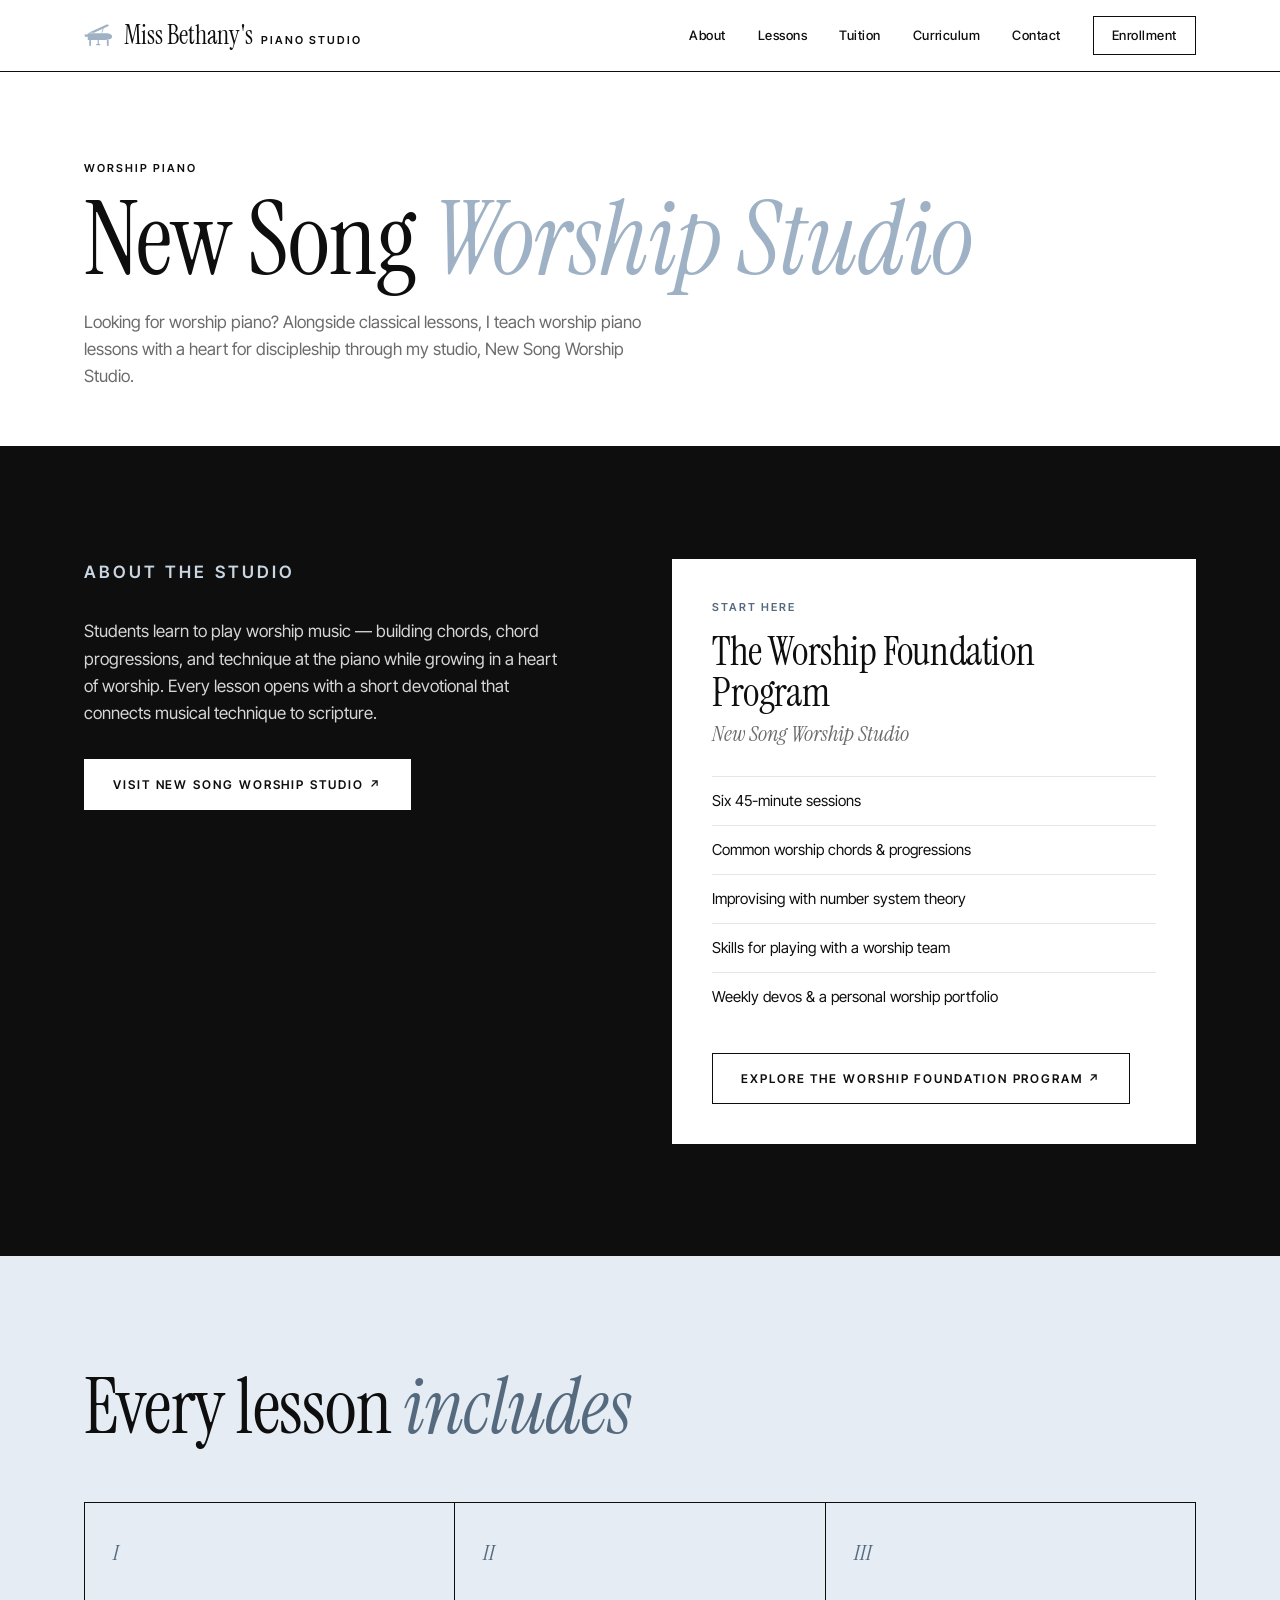
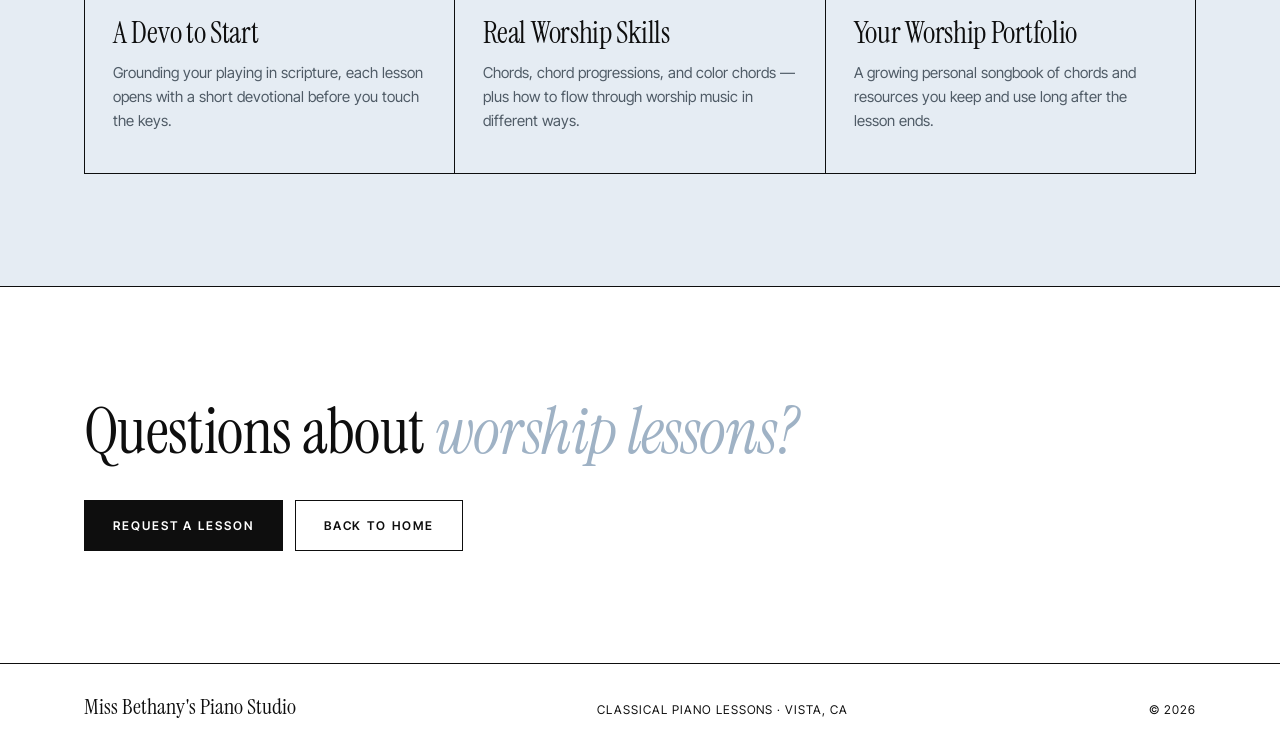
<file: worship.html>
<!DOCTYPE html>
<html lang="en">
<head>
  <meta charset="UTF-8" />
  <meta name="viewport" content="width=device-width, initial-scale=1.0" />
  <title>Worship Piano | Miss Bethany's Piano Studio</title>
  <meta
    name="description"
    content="Worship piano lessons with a heart for discipleship through New Song Worship Studio, including The Worship Foundation Program."
  />
  <link rel="icon" type="image/svg+xml" href="images/favicon.svg" />
  <link rel="preconnect" href="https://fonts.googleapis.com" />
  <link rel="preconnect" href="https://fonts.gstatic.com" crossorigin />
  <link
    href="https://fonts.googleapis.com/css2?family=Instrument+Serif:ital@0;1&family=Inter+Tight:wght@400;500;600;700&display=swap"
    rel="stylesheet"
  />
  <link rel="stylesheet" href="css/style.css?v=9" />
</head>
<body>
  <header class="site-header">
    <div class="nav-wrap">
      <a class="brand" href="index.html">
        <svg class="brand-icon" viewBox="0 0 40 32" width="30" height="24" color="#9fb2c5" aria-hidden="true">
          <path d="M6 13 L31 1.5 L33.5 3.8 L13.5 13 Z" fill="currentColor" />
          <line x1="24" y1="13" x2="25.6" y2="6.8" stroke="currentColor" stroke-width="1.1" />
          <path d="M5 13.5 H29 C34.5 13.5 37.5 15.5 37.5 18 C37.5 20.5 34.5 22.5 29 22.5 H5 Z" fill="currentColor" />
          <rect x="1" y="15.2" width="5" height="3.2" fill="currentColor" />
          <rect x="7" y="22.5" width="2.4" height="8" fill="currentColor" />
          <rect x="30.5" y="22.5" width="2.4" height="8" fill="currentColor" />
          <rect x="18.2" y="22.5" width="1.6" height="5.6" fill="currentColor" />
          <rect x="16.3" y="28" width="5.4" height="1.6" fill="currentColor" />
        </svg>
        <span class="brand-text">
          <span class="brand-name">Miss Bethany's</span>
          <span class="brand-sub">Piano Studio</span>
        </span>
      </a>
      <button class="nav-toggle" id="nav-toggle" type="button" aria-label="Toggle menu" aria-expanded="false" aria-controls="site-nav">
        <span></span><span></span>
      </button>
      <nav class="site-nav" id="site-nav">
        <a href="index.html#about">About</a>
        <a href="index.html#lessons">Lessons</a>
        <a href="index.html#tuition">Tuition</a>
        <a href="curriculum.html">Curriculum</a>
        <a href="index.html#enroll">Contact</a>
        <a class="nav-cta" href="intake.html">Enrollment</a>
      </nav>
    </div>
  </header>

  <main>
    <section class="page-hero">
      <div class="container">
        <p class="label">Worship Piano</p>
        <h1>New Song <em>Worship Studio</em></h1>
        <p class="section-lead">
          Looking for worship piano? Alongside classical lessons, I teach
          worship piano lessons with a heart for discipleship through my
          studio, New Song Worship Studio.
        </p>
      </div>
    </section>

    <section class="section section-dark">
      <div class="container worship-grid">
        <div class="worship-copy">
          <p class="label">About the Studio</p>
          <p>
            Students learn to play worship music &mdash; building chords,
            chord progressions, and technique at the piano while growing in a
            heart of worship. Every lesson opens with a short devotional that
            connects musical technique to scripture.
          </p>
          <a
            class="btn btn-invert"
            href="https://newsongworshipstudio.com"
            target="_blank"
            rel="noopener noreferrer"
            >Visit New Song Worship Studio &#8599;</a
          >
        </div>
        <article class="worship-card">
          <p class="label">Start Here</p>
          <h3>The Worship Foundation Program</h3>
          <p class="worship-tagline">New Song Worship Studio</p>
          <ul>
            <li>Six 45-minute sessions</li>
            <li>Common worship chords &amp; progressions</li>
            <li>Improvising with number system theory</li>
            <li>Skills for playing with a worship team</li>
            <li>Weekly devos &amp; a personal worship portfolio</li>
          </ul>
          <a
            class="btn btn-line"
            href="https://newsongworshipstudio.com/#launch"
            target="_blank"
            rel="noopener noreferrer"
            >Explore the Worship Foundation Program &#8599;</a
          >
        </article>
      </div>
    </section>

    <section class="section section-blue">
      <div class="container">
        <div class="section-head">
          <h2>Every lesson <em>includes</em></h2>
        </div>
        <div class="feature-grid feature-grid-3">
          <article class="feature">
            <span class="feature-num">I</span>
            <h3>A Devo to Start</h3>
            <p>Grounding your playing in scripture, each lesson opens with a short devotional before you touch the keys.</p>
          </article>
          <article class="feature">
            <span class="feature-num">II</span>
            <h3>Real Worship Skills</h3>
            <p>Chords, chord progressions, and color chords &mdash; plus how to flow through worship music in different ways.</p>
          </article>
          <article class="feature">
            <span class="feature-num">III</span>
            <h3>Your Worship Portfolio</h3>
            <p>A growing personal songbook of chords and resources you keep and use long after the lesson ends.</p>
          </article>
        </div>
      </div>
    </section>

    <section class="section section-rule">
      <div class="container worship-next">
        <h2>Questions about <em>worship lessons?</em></h2>
        <div class="btn-row">
          <a class="btn btn-solid" href="index.html#enroll">Request a Lesson</a>
          <a class="btn btn-line" href="index.html">Back to Home</a>
        </div>
      </div>
    </section>
  </main>

  <footer class="site-footer">
    <div class="container footer-inner">
      <span class="brand-name">Miss Bethany's Piano Studio</span>
      <span>Classical Piano Lessons &middot; Vista, CA</span>
      <span>&copy; 2026</span>
    </div>
  </footer>

  <script src="js/main.js?v=4"></script>
</body>
</html>
</file>
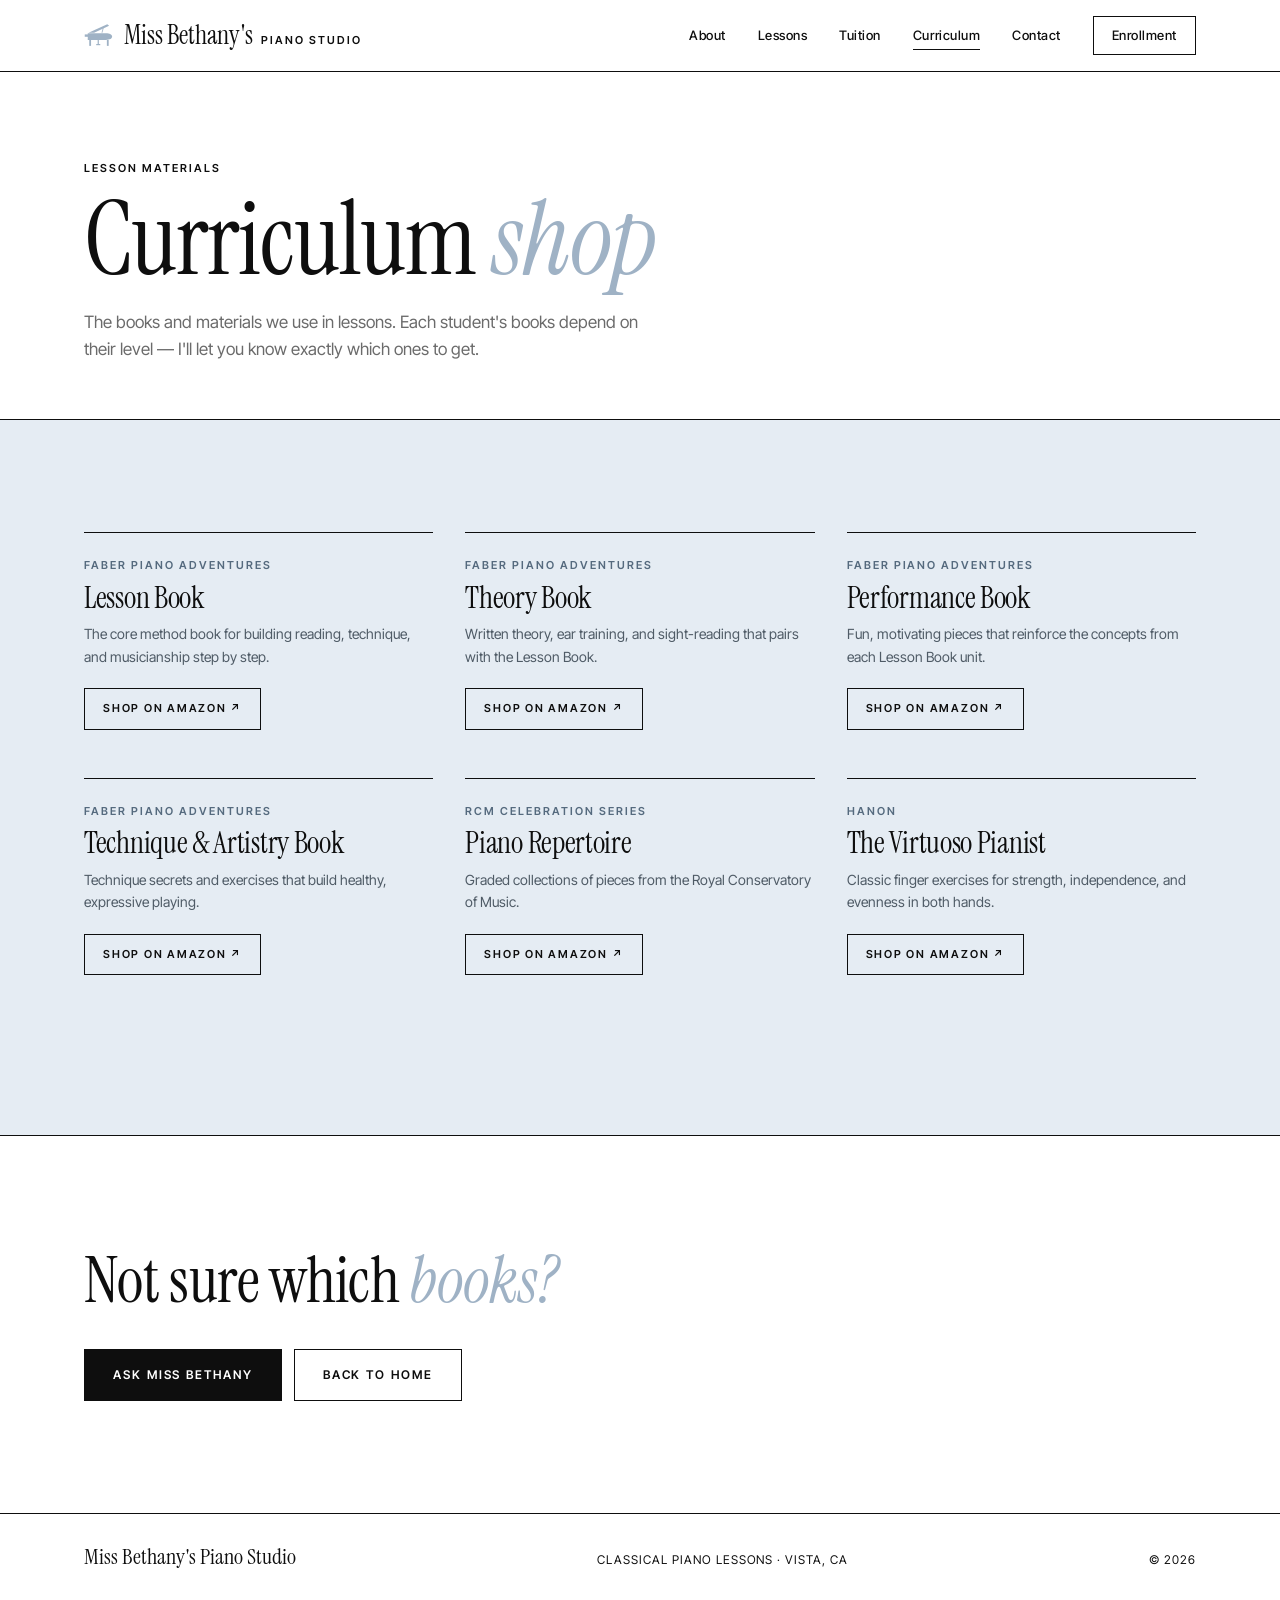
<file: public/curriculum.html>
<!DOCTYPE html>
<html lang="en">
<head>
  <meta charset="UTF-8" />
  <meta name="viewport" content="width=device-width, initial-scale=1.0" />
  <title>Curriculum Shop | Miss Bethany's Piano Studio</title>
  <meta
    name="description"
    content="Books and materials used in lessons at Miss Bethany's Piano Studio."
  />
  <link rel="icon" type="image/svg+xml" href="images/favicon.svg" />
  <link rel="preconnect" href="https://fonts.googleapis.com" />
  <link rel="preconnect" href="https://fonts.gstatic.com" crossorigin />
  <link
    href="https://fonts.googleapis.com/css2?family=Instrument+Serif:ital@0;1&family=Inter+Tight:wght@400;500;600;700&display=swap"
    rel="stylesheet"
  />
  <link rel="stylesheet" href="css/style.css?v=7" />
</head>
<body>
  <header class="site-header">
    <div class="nav-wrap">
      <a class="brand" href="index.html">
        <svg class="brand-icon" viewBox="0 0 40 32" width="30" height="24" color="#9fb2c5" aria-hidden="true">
          <path d="M6 13 L31 1.5 L33.5 3.8 L13.5 13 Z" fill="currentColor" />
          <line x1="24" y1="13" x2="25.6" y2="6.8" stroke="currentColor" stroke-width="1.1" />
          <path d="M5 13.5 H29 C34.5 13.5 37.5 15.5 37.5 18 C37.5 20.5 34.5 22.5 29 22.5 H5 Z" fill="currentColor" />
          <rect x="1" y="15.2" width="5" height="3.2" fill="currentColor" />
          <rect x="7" y="22.5" width="2.4" height="8" fill="currentColor" />
          <rect x="30.5" y="22.5" width="2.4" height="8" fill="currentColor" />
          <rect x="18.2" y="22.5" width="1.6" height="5.6" fill="currentColor" />
          <rect x="16.3" y="28" width="5.4" height="1.6" fill="currentColor" />
        </svg>
        <span class="brand-text">
          <span class="brand-name">Miss Bethany's</span>
          <span class="brand-sub">Piano Studio</span>
        </span>
      </a>
      <button class="nav-toggle" id="nav-toggle" type="button" aria-label="Toggle menu" aria-expanded="false" aria-controls="site-nav">
        <span></span><span></span>
      </button>
      <nav class="site-nav" id="site-nav">
        <a href="index.html#about">About</a>
        <a href="index.html#lessons">Lessons</a>
        <a href="index.html#tuition">Tuition</a>
        <a href="curriculum.html" aria-current="page">Curriculum</a>
        <a href="index.html#enroll">Contact</a>
        <a class="nav-cta" href="intake.html">Enrollment</a>
      </nav>
    </div>
  </header>

  <main>
    <section class="page-hero">
      <div class="container">
        <p class="label">Lesson Materials</p>
        <h1>Curriculum <em>shop</em></h1>
        <p class="section-lead">
          The books and materials we use in lessons. Each student's books
          depend on their level &mdash; I'll let you know exactly which ones
          to get.
        </p>
      </div>
    </section>

    <section class="section section-blue">
      <div class="container">
        <div class="shop-grid" id="shop-grid">
          <!-- Filled from js/curriculum.js -->
        </div>
      </div>
    </section>

    <section class="section section-rule">
      <div class="container worship-next">
        <h2>Not sure which <em>books?</em></h2>
        <div class="btn-row">
          <a class="btn btn-solid" href="index.html#enroll">Ask Miss Bethany</a>
          <a class="btn btn-line" href="index.html">Back to Home</a>
        </div>
      </div>
    </section>
  </main>

  <footer class="site-footer">
    <div class="container footer-inner">
      <span class="brand-name">Miss Bethany's Piano Studio</span>
      <span>Classical Piano Lessons &middot; Vista, CA</span>
      <span>&copy; 2026</span>
    </div>
  </footer>

  <script src="js/curriculum.js?v=3"></script>
  <script src="js/main.js?v=3"></script>
</body>
</html>
</file>
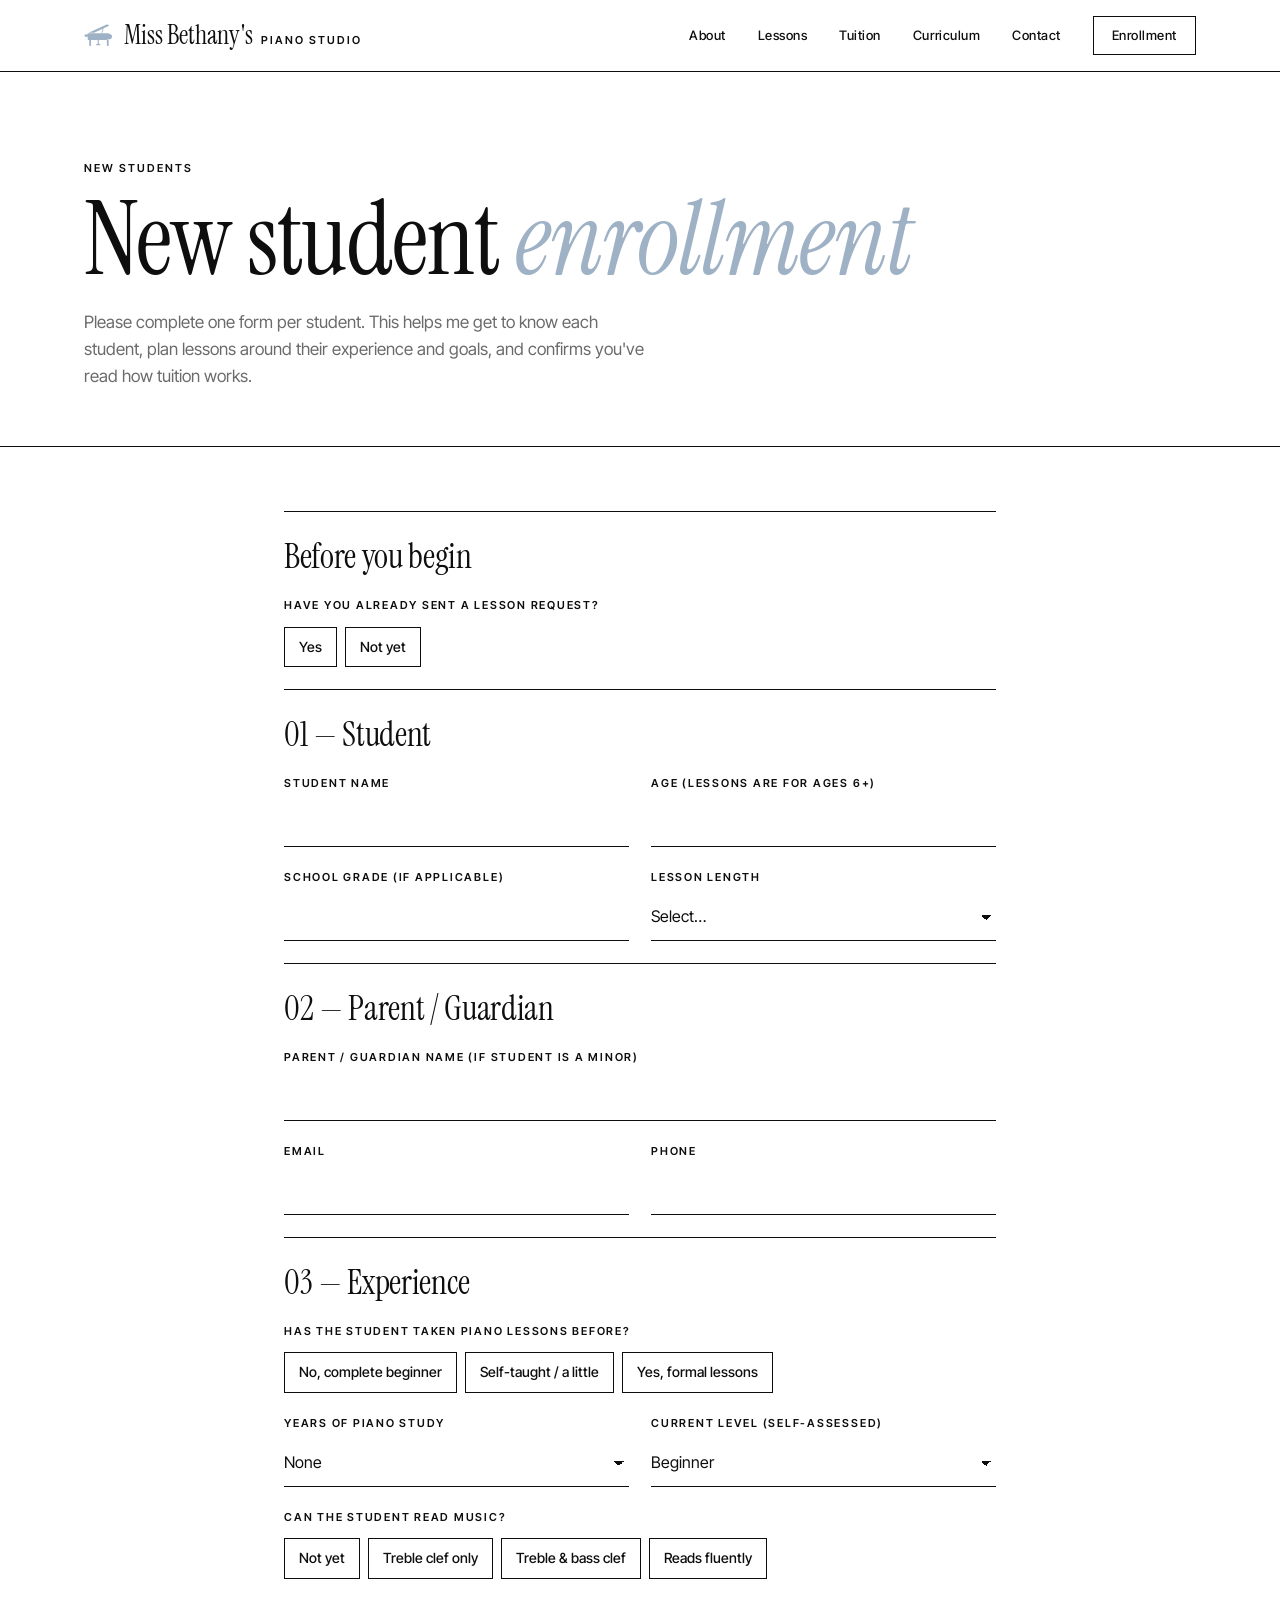
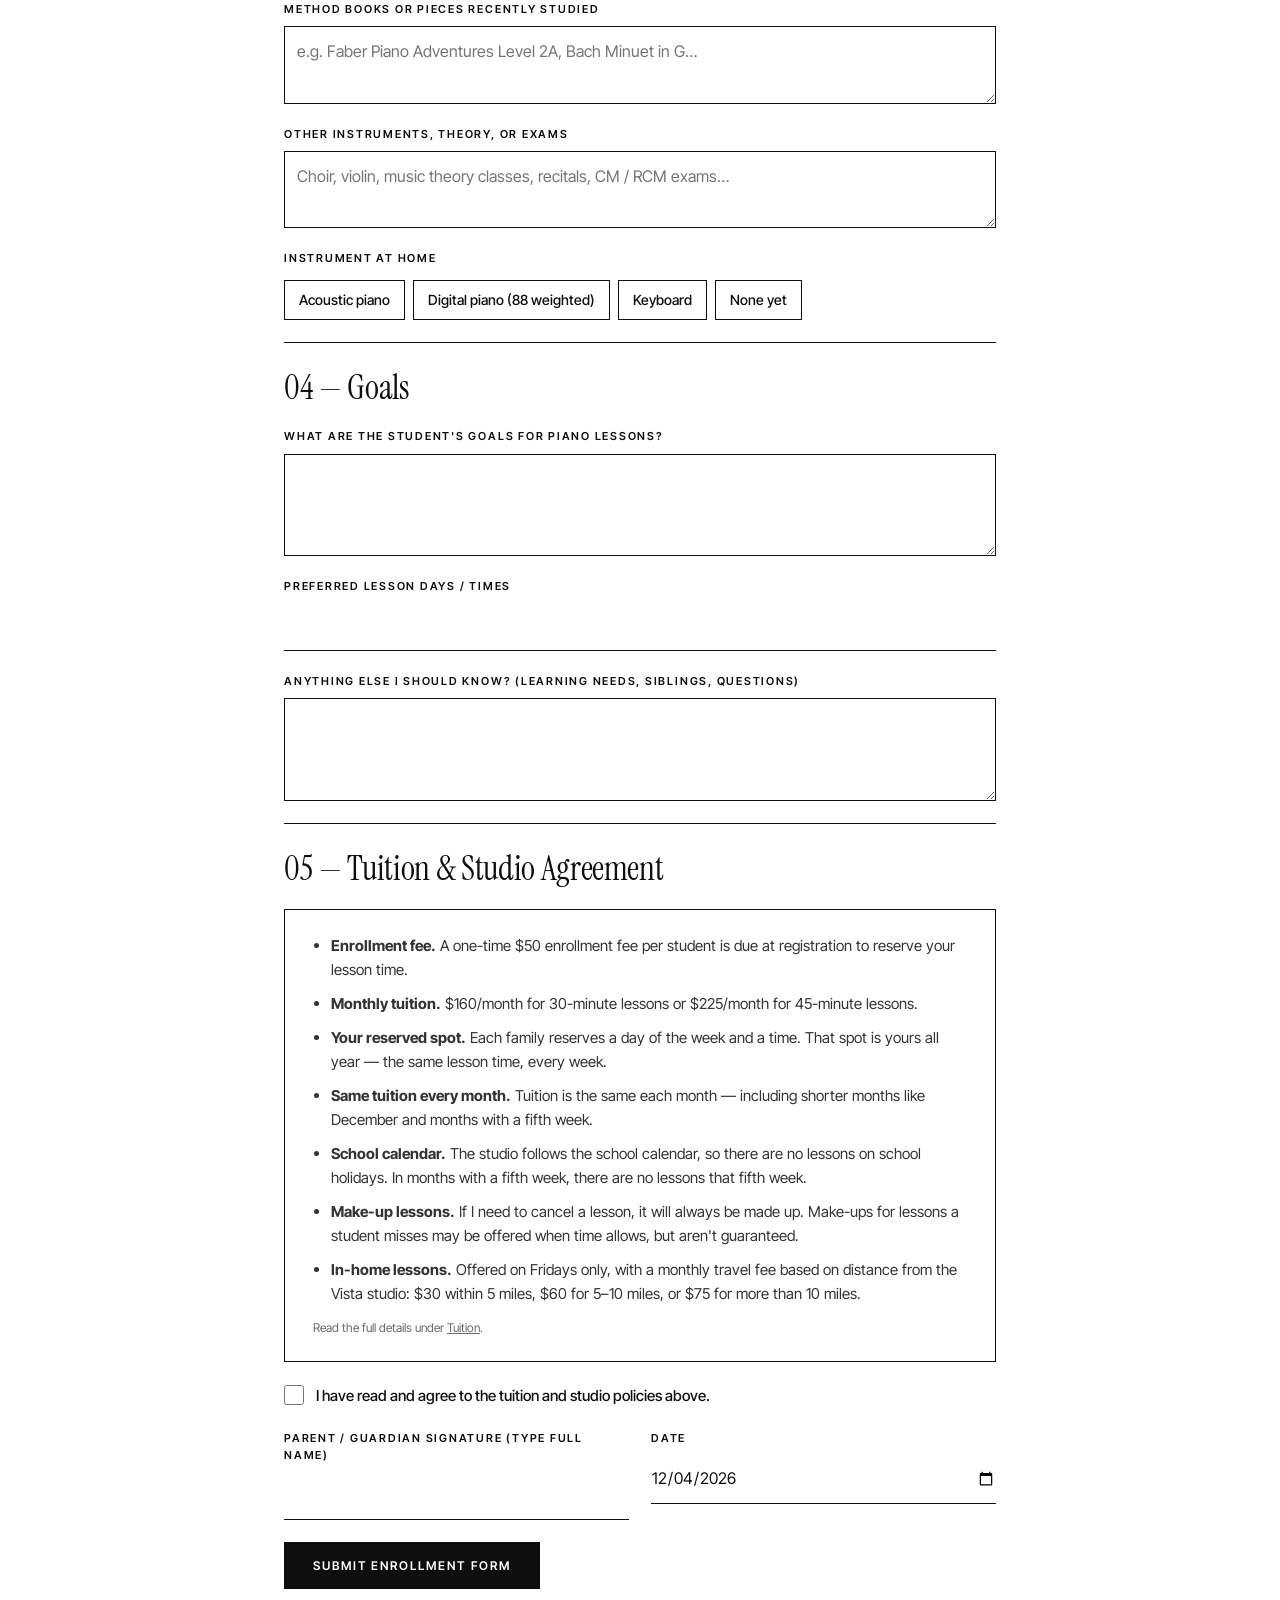
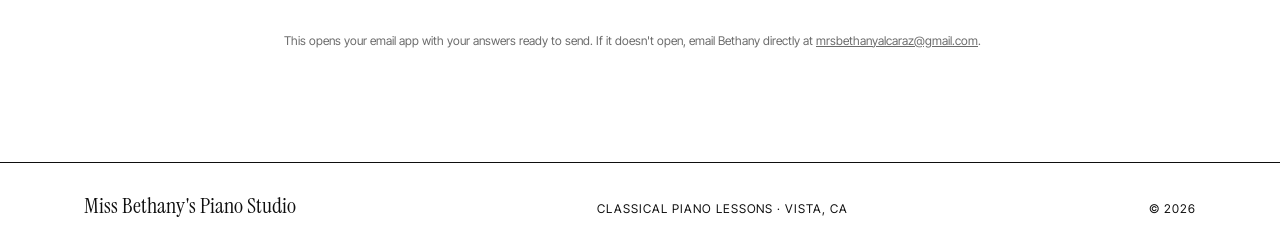
<file: public/intake.html>
<!DOCTYPE html>
<html lang="en">
<head>
  <meta charset="UTF-8" />
  <meta name="viewport" content="width=device-width, initial-scale=1.0" />
  <title>New Student Enrollment | Miss Bethany's Piano Studio</title>
  <meta name="description" content="New student enrollment form for Miss Bethany's Piano Studio." />
  <link rel="icon" type="image/svg+xml" href="images/favicon.svg" />
  <link rel="preconnect" href="https://fonts.googleapis.com" />
  <link rel="preconnect" href="https://fonts.gstatic.com" crossorigin />
  <link
    href="https://fonts.googleapis.com/css2?family=Instrument+Serif:ital@0;1&family=Inter+Tight:wght@400;500;600;700&display=swap"
    rel="stylesheet"
  />
  <link rel="stylesheet" href="css/style.css?v=7" />
</head>
<body>
  <header class="site-header">
    <div class="nav-wrap">
      <a class="brand" href="index.html">
        <svg class="brand-icon" viewBox="0 0 40 32" width="30" height="24" color="#9fb2c5" aria-hidden="true">
          <path d="M6 13 L31 1.5 L33.5 3.8 L13.5 13 Z" fill="currentColor" />
          <line x1="24" y1="13" x2="25.6" y2="6.8" stroke="currentColor" stroke-width="1.1" />
          <path d="M5 13.5 H29 C34.5 13.5 37.5 15.5 37.5 18 C37.5 20.5 34.5 22.5 29 22.5 H5 Z" fill="currentColor" />
          <rect x="1" y="15.2" width="5" height="3.2" fill="currentColor" />
          <rect x="7" y="22.5" width="2.4" height="8" fill="currentColor" />
          <rect x="30.5" y="22.5" width="2.4" height="8" fill="currentColor" />
          <rect x="18.2" y="22.5" width="1.6" height="5.6" fill="currentColor" />
          <rect x="16.3" y="28" width="5.4" height="1.6" fill="currentColor" />
        </svg>
        <span class="brand-text">
          <span class="brand-name">Miss Bethany's</span>
          <span class="brand-sub">Piano Studio</span>
        </span>
      </a>
      <button class="nav-toggle" id="nav-toggle" type="button" aria-label="Toggle menu" aria-expanded="false" aria-controls="site-nav">
        <span></span><span></span>
      </button>
      <nav class="site-nav" id="site-nav">
        <a href="index.html#about">About</a>
        <a href="index.html#lessons">Lessons</a>
        <a href="index.html#tuition">Tuition</a>
        <a href="curriculum.html">Curriculum</a>
        <a href="index.html#enroll">Contact</a>
        <a class="nav-cta" href="intake.html">Enrollment</a>
      </nav>
    </div>
  </header>

  <main>
    <section class="page-hero">
      <div class="container">
        <p class="label">New Students</p>
        <h1>New student <em>enrollment</em></h1>
        <p class="section-lead">
          Please complete one form per student. This helps me get to know
          each student, plan lessons around their experience and goals, and
          confirms you've read how tuition works.
        </p>
      </div>
    </section>

    <div class="container intake-wrap">
      <form id="intake-form" class="intake-form">
        <!-- Lesson request check -->
        <div class="form-block">
          <h3>Before you begin</h3>
          <fieldset class="field">
            <legend>Have you already sent a lesson request?</legend>
            <div class="choices">
              <label><input type="radio" name="requested" value="Yes" required /><span>Yes</span></label>
              <label><input type="radio" name="requested" value="Not yet" /><span>Not yet</span></label>
            </div>
          </fieldset>
          <p class="form-alert" id="request-first" hidden>
            Please <a href="index.html#enroll">send a lesson request</a> first
            so I can confirm an opening for your preferred day and time. Then
            come back to complete enrollment.
          </p>
        </div>

        <!-- Student -->
        <div class="form-block">
          <h3>01 &mdash; Student</h3>
          <div class="field-row">
            <div class="field">
              <label for="in-student">Student Name</label>
              <input type="text" id="in-student" name="student" required />
            </div>
            <div class="field">
              <label for="in-age">Age (lessons are for ages 6+)</label>
              <input type="number" id="in-age" name="age" min="6" max="120" inputmode="numeric" required />
            </div>
          </div>
          <div class="field-row">
            <div class="field">
              <label for="in-grade">School Grade (if applicable)</label>
              <input type="text" id="in-grade" name="grade" />
            </div>
            <div class="field">
              <label for="in-length">Lesson Length</label>
              <select id="in-length" name="length" required>
                <option value="">Select&hellip;</option>
                <option value="30 minutes ($160/month)">30 minutes &mdash; $160/month</option>
                <option value="45 minutes ($225/month)">45 minutes &mdash; $225/month</option>
                <option value="Not sure yet">Not sure yet</option>
              </select>
            </div>
          </div>
        </div>

        <!-- Contact -->
        <div class="form-block">
          <h3>02 &mdash; Parent / Guardian</h3>
          <div class="field">
            <label for="in-parent">Parent / Guardian Name (if student is a minor)</label>
            <input type="text" id="in-parent" name="parent" />
          </div>
          <div class="field-row">
            <div class="field">
              <label for="in-email">Email</label>
              <input type="email" id="in-email" name="email" required />
            </div>
            <div class="field">
              <label for="in-phone">Phone</label>
              <input type="tel" id="in-phone" name="phone" required />
            </div>
          </div>
        </div>

        <!-- Experience -->
        <div class="form-block">
          <h3>03 &mdash; Experience</h3>
          <fieldset class="field">
            <legend>Has the student taken piano lessons before?</legend>
            <div class="choices">
              <label><input type="radio" name="prior" value="No, complete beginner" required /><span>No, complete beginner</span></label>
              <label><input type="radio" name="prior" value="Self-taught / a little at home" /><span>Self-taught / a little</span></label>
              <label><input type="radio" name="prior" value="Yes, formal lessons" /><span>Yes, formal lessons</span></label>
            </div>
          </fieldset>
          <div class="field-row">
            <div class="field">
              <label for="in-years">Years of Piano Study</label>
              <select id="in-years" name="years">
                <option value="None">None</option>
                <option value="Less than 1 year">Less than 1 year</option>
                <option value="1–2 years">1&ndash;2 years</option>
                <option value="3–5 years">3&ndash;5 years</option>
                <option value="6+ years">6+ years</option>
              </select>
            </div>
            <div class="field">
              <label for="in-level">Current Level (self-assessed)</label>
              <select id="in-level" name="level">
                <option value="Beginner">Beginner</option>
                <option value="Early intermediate">Early intermediate</option>
                <option value="Intermediate">Intermediate</option>
                <option value="Advanced">Advanced</option>
                <option value="Not sure">Not sure</option>
              </select>
            </div>
          </div>
          <fieldset class="field">
            <legend>Can the student read music?</legend>
            <div class="choices">
              <label><input type="radio" name="reading" value="Not yet" /><span>Not yet</span></label>
              <label><input type="radio" name="reading" value="Treble clef only" /><span>Treble clef only</span></label>
              <label><input type="radio" name="reading" value="Treble and bass clef" /><span>Treble &amp; bass clef</span></label>
              <label><input type="radio" name="reading" value="Reads fluently" /><span>Reads fluently</span></label>
            </div>
          </fieldset>
          <div class="field">
            <label for="in-books">Method Books or Pieces Recently Studied</label>
            <textarea id="in-books" name="books" rows="2" placeholder="e.g. Faber Piano Adventures Level 2A, Bach Minuet in G&hellip;"></textarea>
          </div>
          <div class="field">
            <label for="in-other">Other Instruments, Theory, or Exams</label>
            <textarea id="in-other" name="otherExp" rows="2" placeholder="Choir, violin, music theory classes, recitals, CM / RCM exams&hellip;"></textarea>
          </div>
          <fieldset class="field">
            <legend>Instrument at Home</legend>
            <div class="choices">
              <label><input type="radio" name="instrument" value="Acoustic piano" required /><span>Acoustic piano</span></label>
              <label><input type="radio" name="instrument" value="Digital piano (88 weighted keys)" /><span>Digital piano (88 weighted)</span></label>
              <label><input type="radio" name="instrument" value="Keyboard" /><span>Keyboard</span></label>
              <label><input type="radio" name="instrument" value="None yet" /><span>None yet</span></label>
            </div>
          </fieldset>
        </div>

        <!-- Goals -->
        <div class="form-block">
          <h3>04 &mdash; Goals</h3>
          <div class="field">
            <label for="in-goals">What are the student's goals for piano lessons?</label>
            <textarea id="in-goals" name="goals" rows="3"></textarea>
          </div>
          <div class="field">
            <label for="in-times">Preferred Lesson Days / Times</label>
            <input type="text" id="in-times" name="times" />
          </div>
          <div class="field">
            <label for="in-notes">Anything else I should know? (learning needs, siblings, questions)</label>
            <textarea id="in-notes" name="notes" rows="3"></textarea>
          </div>
        </div>

        <!-- Agreement -->
        <div class="form-block">
          <h3>05 &mdash; Tuition &amp; Studio Agreement</h3>
          <div class="agreement">
            <ul>
              <li><strong>Enrollment fee.</strong> A one-time $50 enrollment fee per student is due at registration to reserve your lesson time.</li>
              <li><strong>Monthly tuition.</strong> $160/month for 30-minute lessons or $225/month for 45-minute lessons.</li>
              <li><strong>Your reserved spot.</strong> Each family reserves a day of the week and a time. That spot is yours all year &mdash; the same lesson time, every week.</li>
              <li><strong>Same tuition every month.</strong> Tuition is the same each month &mdash; including shorter months like December and months with a fifth week.</li>
              <li><strong>School calendar.</strong> The studio follows the school calendar, so there are no lessons on school holidays. In months with a fifth week, there are no lessons that fifth week.</li>
              <li><strong>Make-up lessons.</strong> If I need to cancel a lesson, it will always be made up. Make-ups for lessons a student misses may be offered when time allows, but aren't guaranteed.</li>
              <li><strong>In-home lessons.</strong> Offered on Fridays only, with a monthly travel fee based on distance from the Vista studio: $30 within 5 miles, $60 for 5&ndash;10 miles, or $75 for more than 10 miles.</li>
            </ul>
            <p class="fine-print">Read the full details under <a href="index.html#tuition">Tuition</a>.</p>
          </div>
          <label class="agree">
            <input type="checkbox" name="agree" value="Yes" required />
            <span>I have read and agree to the tuition and studio policies above.</span>
          </label>
          <div class="field-row">
            <div class="field">
              <label for="in-signature">Parent / Guardian Signature (type full name)</label>
              <input type="text" id="in-signature" name="signature" required />
            </div>
            <div class="field">
              <label for="in-date">Date</label>
              <input type="date" id="in-date" name="date" required />
            </div>
          </div>
        </div>

        <button type="submit" class="btn btn-solid">Submit Enrollment Form</button>
        <p class="fine-print">
          This opens your email app with your answers ready to send. If it
          doesn't open, email Bethany directly at
          <a href="mailto:mrsbethanyalcaraz@gmail.com">mrsbethanyalcaraz@gmail.com</a>.
        </p>
      </form>
    </div>
  </main>

  <footer class="site-footer">
    <div class="container footer-inner">
      <span class="brand-name">Miss Bethany's Piano Studio</span>
      <span>Classical Piano Lessons &middot; Vista, CA</span>
      <span>&copy; 2026</span>
    </div>
  </footer>

  <script src="js/main.js?v=3"></script>
  <script>
    (function () {
      var form = document.getElementById("intake-form");
      if (!form) return;

      var dateInput = document.getElementById("in-date");
      if (dateInput && !dateInput.value) {
        var now = new Date();
        dateInput.value = now.getFullYear() + "-" +
          String(now.getMonth() + 1).padStart(2, "0") + "-" +
          String(now.getDate()).padStart(2, "0");
      }

      var requestNote = document.getElementById("request-first");
      form.querySelectorAll('input[name="requested"]').forEach(function (radio) {
        radio.addEventListener("change", function () {
          requestNote.hidden = form.requested.value !== "Not yet";
        });
      });

      form.addEventListener("submit", function (e) {
        e.preventDefault();
        var data = new FormData(form);
        function v(key) {
          var val = (data.get(key) || "").toString().trim();
          return val || "—";
        }

        var lines = [
          "Lesson request already sent: " + v("requested"),
          "",
          "STUDENT",
          "Name: " + v("student"),
          "Age: " + v("age"),
          "Grade: " + v("grade"),
          "Lesson length: " + v("length"),
          "",
          "PARENT / CONTACT",
          "Parent/guardian: " + v("parent"),
          "Email: " + v("email"),
          "Phone: " + v("phone"),
          "",
          "EXPERIENCE",
          "Prior lessons: " + v("prior"),
          "Years of study: " + v("years"),
          "Current level: " + v("level"),
          "Reads music: " + v("reading"),
          "Books/pieces studied: " + v("books"),
          "Other music experience: " + v("otherExp"),
          "Instrument at home: " + v("instrument"),
          "",
          "GOALS",
          "Goals: " + v("goals"),
          "Preferred days/times: " + v("times"),
          "Notes: " + v("notes"),
          "",
          "AGREEMENT",
          "Read and agreed to tuition & studio policies: " + (data.get("agree") ? "Yes" : "No"),
          "Signature: " + v("signature"),
          "Date: " + v("date")
        ];

        window.location.href =
          "mailto:mrsbethanyalcaraz@gmail.com" +
          "?subject=" + encodeURIComponent("New Student Enrollment — " + v("student")) +
          "&body=" + encodeURIComponent(lines.join("\n"));
      });
    })();
  </script>
</body>
</html>
</file>
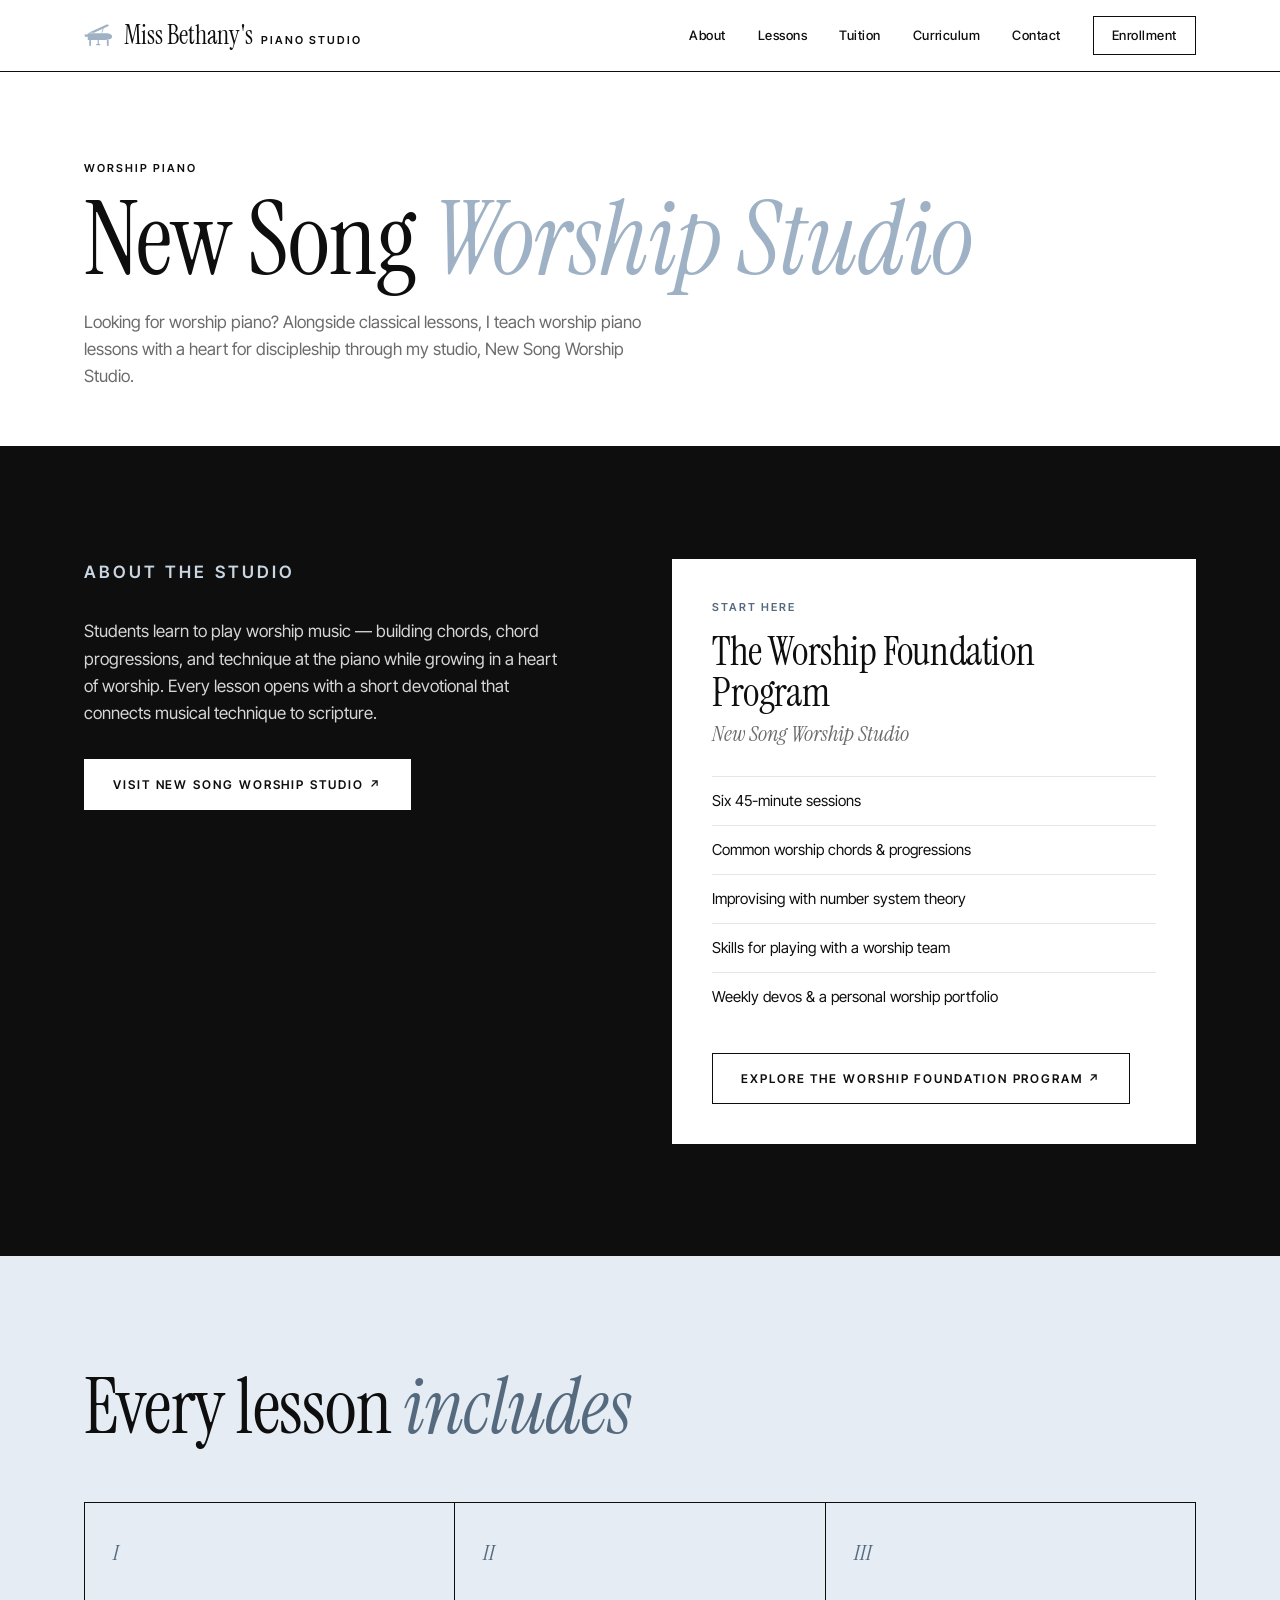
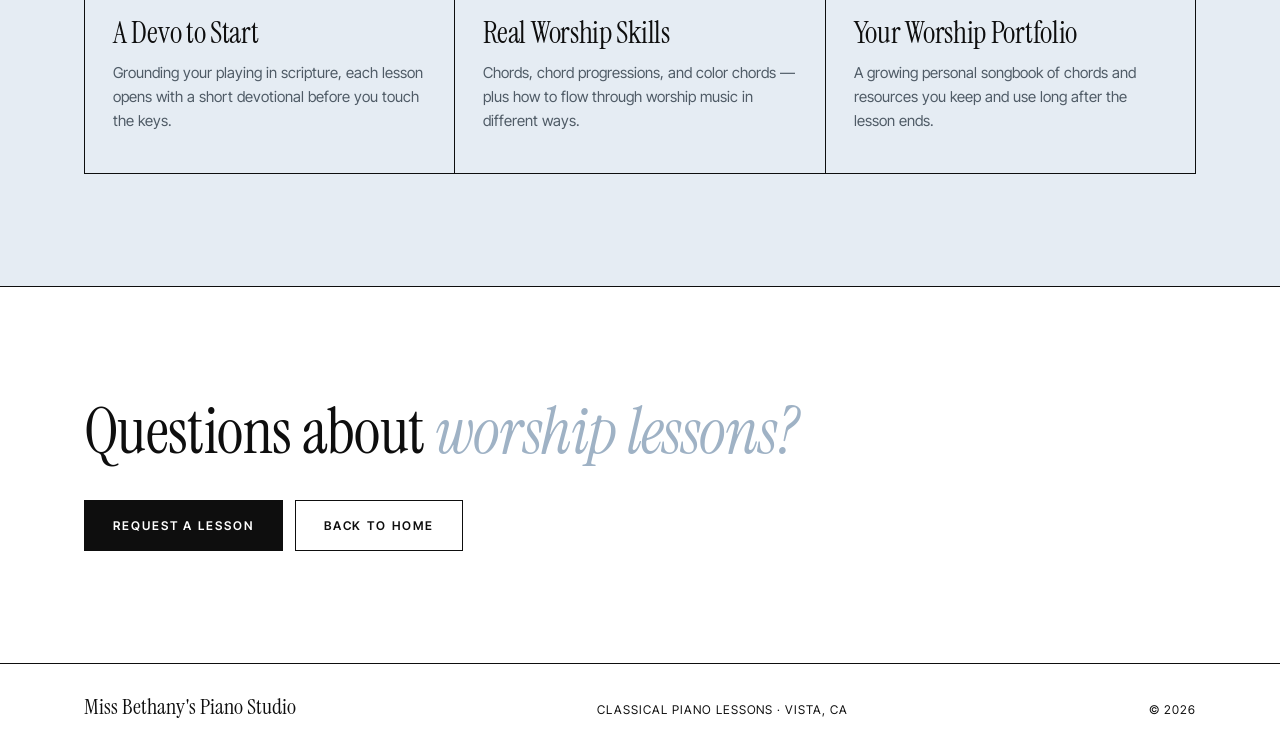
<file: public/worship.html>
<!DOCTYPE html>
<html lang="en">
<head>
  <meta charset="UTF-8" />
  <meta name="viewport" content="width=device-width, initial-scale=1.0" />
  <title>Worship Piano | Miss Bethany's Piano Studio</title>
  <meta
    name="description"
    content="Worship piano lessons with a heart for discipleship through New Song Worship Studio, including The Worship Foundation Program."
  />
  <link rel="icon" type="image/svg+xml" href="images/favicon.svg" />
  <link rel="preconnect" href="https://fonts.googleapis.com" />
  <link rel="preconnect" href="https://fonts.gstatic.com" crossorigin />
  <link
    href="https://fonts.googleapis.com/css2?family=Instrument+Serif:ital@0;1&family=Inter+Tight:wght@400;500;600;700&display=swap"
    rel="stylesheet"
  />
  <link rel="stylesheet" href="css/style.css?v=7" />
</head>
<body>
  <header class="site-header">
    <div class="nav-wrap">
      <a class="brand" href="index.html">
        <svg class="brand-icon" viewBox="0 0 40 32" width="30" height="24" color="#9fb2c5" aria-hidden="true">
          <path d="M6 13 L31 1.5 L33.5 3.8 L13.5 13 Z" fill="currentColor" />
          <line x1="24" y1="13" x2="25.6" y2="6.8" stroke="currentColor" stroke-width="1.1" />
          <path d="M5 13.5 H29 C34.5 13.5 37.5 15.5 37.5 18 C37.5 20.5 34.5 22.5 29 22.5 H5 Z" fill="currentColor" />
          <rect x="1" y="15.2" width="5" height="3.2" fill="currentColor" />
          <rect x="7" y="22.5" width="2.4" height="8" fill="currentColor" />
          <rect x="30.5" y="22.5" width="2.4" height="8" fill="currentColor" />
          <rect x="18.2" y="22.5" width="1.6" height="5.6" fill="currentColor" />
          <rect x="16.3" y="28" width="5.4" height="1.6" fill="currentColor" />
        </svg>
        <span class="brand-text">
          <span class="brand-name">Miss Bethany's</span>
          <span class="brand-sub">Piano Studio</span>
        </span>
      </a>
      <button class="nav-toggle" id="nav-toggle" type="button" aria-label="Toggle menu" aria-expanded="false" aria-controls="site-nav">
        <span></span><span></span>
      </button>
      <nav class="site-nav" id="site-nav">
        <a href="index.html#about">About</a>
        <a href="index.html#lessons">Lessons</a>
        <a href="index.html#tuition">Tuition</a>
        <a href="curriculum.html">Curriculum</a>
        <a href="index.html#enroll">Contact</a>
        <a class="nav-cta" href="intake.html">Enrollment</a>
      </nav>
    </div>
  </header>

  <main>
    <section class="page-hero">
      <div class="container">
        <p class="label">Worship Piano</p>
        <h1>New Song <em>Worship Studio</em></h1>
        <p class="section-lead">
          Looking for worship piano? Alongside classical lessons, I teach
          worship piano lessons with a heart for discipleship through my
          studio, New Song Worship Studio.
        </p>
      </div>
    </section>

    <section class="section section-dark">
      <div class="container worship-grid">
        <div class="worship-copy">
          <p class="label">About the Studio</p>
          <p>
            Students learn to play worship music &mdash; building chords,
            chord progressions, and technique at the piano while growing in a
            heart of worship. Every lesson opens with a short devotional that
            connects musical technique to scripture.
          </p>
          <a
            class="btn btn-invert"
            href="https://newsongworshipstudio.com"
            target="_blank"
            rel="noopener noreferrer"
            >Visit New Song Worship Studio &#8599;</a
          >
        </div>
        <article class="worship-card">
          <p class="label">Start Here</p>
          <h3>The Worship Foundation Program</h3>
          <p class="worship-tagline">New Song Worship Studio</p>
          <ul>
            <li>Six 45-minute sessions</li>
            <li>Common worship chords &amp; progressions</li>
            <li>Improvising with number system theory</li>
            <li>Skills for playing with a worship team</li>
            <li>Weekly devos &amp; a personal worship portfolio</li>
          </ul>
          <a
            class="btn btn-line"
            href="https://newsongworshipstudio.com/#launch"
            target="_blank"
            rel="noopener noreferrer"
            >Explore the Worship Foundation Program &#8599;</a
          >
        </article>
      </div>
    </section>

    <section class="section section-blue">
      <div class="container">
        <div class="section-head">
          <h2>Every lesson <em>includes</em></h2>
        </div>
        <div class="feature-grid feature-grid-3">
          <article class="feature">
            <span class="feature-num">I</span>
            <h3>A Devo to Start</h3>
            <p>Grounding your playing in scripture, each lesson opens with a short devotional before you touch the keys.</p>
          </article>
          <article class="feature">
            <span class="feature-num">II</span>
            <h3>Real Worship Skills</h3>
            <p>Chords, chord progressions, and color chords &mdash; plus how to flow through worship music in different ways.</p>
          </article>
          <article class="feature">
            <span class="feature-num">III</span>
            <h3>Your Worship Portfolio</h3>
            <p>A growing personal songbook of chords and resources you keep and use long after the lesson ends.</p>
          </article>
        </div>
      </div>
    </section>

    <section class="section section-rule">
      <div class="container worship-next">
        <h2>Questions about <em>worship lessons?</em></h2>
        <div class="btn-row">
          <a class="btn btn-solid" href="index.html#enroll">Request a Lesson</a>
          <a class="btn btn-line" href="index.html">Back to Home</a>
        </div>
      </div>
    </section>
  </main>

  <footer class="site-footer">
    <div class="container footer-inner">
      <span class="brand-name">Miss Bethany's Piano Studio</span>
      <span>Classical Piano Lessons &middot; Vista, CA</span>
      <span>&copy; 2026</span>
    </div>
  </footer>

  <script src="js/main.js?v=3"></script>
</body>
</html>
</file>
<file: public/css/style.css>
:root {
  --bg: #ffffff;
  --ink: #0e0e0e;
  --muted: #6b6b6b;
  --line: #0e0e0e;
  --hair: #e6e6e6;
  --soft: #f6f5f3;
  --accent: #9fb2c5;
  --accent-ink: #556a7e;
  --tint: #e5ecf3;
  --serif: "Instrument Serif", "Times New Roman", Georgia, serif;
  --sans: "Inter Tight", -apple-system, BlinkMacSystemFont, "Segoe UI", Roboto, Helvetica, Arial, sans-serif;
}

* { box-sizing: border-box; }

html { scroll-behavior: smooth; }

body {
  margin: 0;
  background: var(--bg);
  color: var(--ink);
  font-family: var(--sans);
  font-size: 16px;
  line-height: 1.6;
  -webkit-font-smoothing: antialiased;
}

img { display: block; max-width: 100%; }

a { color: inherit; }

.container {
  max-width: 1160px;
  margin: 0 auto;
  padding: 0 24px;
}

h1, h2, h3 {
  font-family: var(--serif);
  font-weight: 400;
  letter-spacing: -0.01em;
  line-height: 1.02;
  margin: 0;
}

h1 em, h2 em { color: var(--accent); }

.label {
  font-family: var(--sans);
  font-size: 11px;
  font-weight: 600;
  letter-spacing: 0.18em;
  text-transform: uppercase;
  margin: 0 0 14px;
}

/* Header */

.site-header {
  position: sticky;
  top: 0;
  z-index: 20;
  background: rgba(255, 255, 255, 0.92);
  backdrop-filter: blur(10px);
  border-bottom: 1px solid var(--line);
}

.nav-wrap {
  max-width: 1160px;
  margin: 0 auto;
  padding: 16px 24px;
  display: flex;
  align-items: center;
  justify-content: space-between;
}

.brand {
  text-decoration: none;
  display: flex;
  align-items: center;
  gap: 10px;
}

.brand-icon {
  width: 30px;
  height: 24px;
  flex-shrink: 0;
  color: var(--accent);
}

.brand-text {
  display: flex;
  align-items: baseline;
  gap: 8px;
}

.brand-name {
  font-family: var(--serif);
  font-size: 26px;
  line-height: 1;
}

.brand-sub {
  font-size: 11px;
  font-weight: 600;
  letter-spacing: 0.18em;
  text-transform: uppercase;
}

.site-nav {
  display: flex;
  align-items: center;
  gap: 32px;
}

.site-nav a {
  font-size: 13px;
  font-weight: 500;
  letter-spacing: 0.04em;
  text-decoration: none;
  position: relative;
}

.site-nav a:not(.nav-cta)::after {
  content: "";
  position: absolute;
  left: 0;
  right: 100%;
  bottom: -4px;
  height: 1px;
  background: var(--ink);
  transition: right 0.25s ease;
}

.site-nav a:not(.nav-cta):hover::after { right: 0; }

.nav-cta {
  border: 1px solid var(--ink);
  padding: 8px 18px;
  transition: background 0.2s, color 0.2s;
}

.nav-cta:hover { background: var(--ink); color: #fff; }

.nav-toggle {
  display: none;
  background: none;
  border: 0;
  width: 32px;
  height: 32px;
  padding: 0;
  cursor: pointer;
  position: relative;
}

.nav-toggle span {
  position: absolute;
  left: 4px;
  right: 4px;
  height: 1.5px;
  background: var(--ink);
  transition: transform 0.25s ease, top 0.25s ease;
}

.nav-toggle span:first-child { top: 12px; }
.nav-toggle span:last-child { top: 19px; }
.nav-toggle.is-active span:first-child { top: 15.5px; transform: rotate(45deg); }
.nav-toggle.is-active span:last-child { top: 15.5px; transform: rotate(-45deg); }

/* Buttons */

.btn {
  display: inline-flex;
  align-items: center;
  justify-content: center;
  padding: 15px 28px;
  border: 1px solid var(--ink);
  border-radius: 0;
  font-family: var(--sans);
  font-size: 12px;
  font-weight: 600;
  letter-spacing: 0.16em;
  text-transform: uppercase;
  text-decoration: none;
  cursor: pointer;
  transition: background 0.2s, color 0.2s, border-color 0.2s;
}

.btn-solid { background: var(--ink); color: #fff; }
.btn-solid:hover { background: var(--accent-ink); border-color: var(--accent-ink); }
.btn-line { background: transparent; color: var(--ink); }
.btn-line:hover { background: var(--ink); color: #fff; }
.btn-invert { background: #fff; color: var(--ink); border-color: #fff; }
.btn-invert:hover { background: transparent; color: #fff; }
.btn-small { padding: 11px 18px; font-size: 11px; }

.btn-row {
  display: flex;
  flex-wrap: wrap;
  gap: 12px;
  margin-top: 36px;
}

/* Hero */

.hero { padding-top: 72px; }

.hero-grid {
  display: grid;
  grid-template-columns: 1.25fr 1fr;
  gap: 64px;
  align-items: end;
  padding-bottom: 72px;
}

.hero h1 {
  font-size: clamp(56px, 8.4vw, 116px);
  line-height: 0.95;
  letter-spacing: -0.025em;
}

.lead {
  max-width: 470px;
  margin: 28px 0 0;
  font-size: 18px;
  color: var(--muted);
}

.hero-photo { margin: 0; }

.hero-photo img {
  width: 100%;
  aspect-ratio: 4 / 5;
  object-fit: cover;
  filter: grayscale(1) contrast(1.05);
  border: 1px solid var(--ink);
}

.hero-photo figcaption {
  margin-top: 12px;
  font-size: 11px;
  font-weight: 600;
  letter-spacing: 0.18em;
  text-transform: uppercase;
}

/* Sections */

.section { padding: 112px 0; }

.section-rule { border-top: 1px solid var(--line); }

.section-head { margin-bottom: 56px; }

.section-head h2 {
  font-size: clamp(44px, 6vw, 80px);
}

.index {
  font-size: 12px;
  font-weight: 600;
  letter-spacing: 0.18em;
  margin: 0 0 18px;
  padding-bottom: 10px;
  border-bottom: 1px solid var(--ink);
  display: inline-block;
  min-width: 48px;
}

.section-lead {
  max-width: 560px;
  margin: 20px 0 0;
  color: var(--muted);
  font-size: 17px;
}

.split {
  display: grid;
  grid-template-columns: 1fr 1.35fr;
  gap: 64px;
  align-items: start;
}

.split .section-head { position: sticky; top: 120px; }

/* About */

.about-photo { margin: 0 0 40px; }

.about-photo img {
  width: 100%;
  aspect-ratio: 4 / 3;
  object-fit: cover;
  border: 1px solid var(--ink);
}

.pull {
  font-family: var(--serif);
  font-size: clamp(28px, 3.2vw, 38px);
  line-height: 1.15;
  margin: 0 0 28px;
}

.about-body p:not(.pull) {
  color: #333;
  margin: 0 0 18px;
  max-width: 600px;
}

/* Lessons */

.feature-grid {
  display: grid;
  grid-template-columns: repeat(4, 1fr);
  border-top: 1px solid var(--ink);
  border-left: 1px solid var(--ink);
}

.feature {
  padding: 32px 28px 40px;
  border-right: 1px solid var(--ink);
  border-bottom: 1px solid var(--ink);
  transition: background 0.25s, color 0.25s;
}

.feature:hover { background: var(--ink); color: #fff; }
.feature:hover p { color: #cfcfcf; }

.feature-num {
  font-family: var(--serif);
  font-style: italic;
  font-size: 22px;
  color: var(--accent-ink);
}

.feature:hover .feature-num { color: #fff; }

.feature h3 {
  font-size: 30px;
  margin: 48px 0 12px;
}

.feature p {
  margin: 0;
  font-size: 15px;
  color: var(--muted);
  transition: color 0.25s;
}

/* Tuition */

.price-grid {
  display: grid;
  grid-template-columns: 1fr 1fr;
  gap: 24px;
}

.price-card {
  border: 1px solid var(--ink);
  padding: 40px;
  display: flex;
  flex-direction: column;
}

.price-card-dark { background: var(--ink); color: #fff; position: relative; }

.badge {
  position: absolute;
  top: 0;
  right: 0;
  background: var(--tint);
  color: var(--ink);
  padding: 8px 14px;
  font-size: 11px;
  font-weight: 600;
  letter-spacing: 0.16em;
  text-transform: uppercase;
}

.price {
  font-family: var(--serif);
  font-size: clamp(80px, 9vw, 120px);
  line-height: 1;
  letter-spacing: -0.03em;
  display: flex;
  align-items: flex-start;
  margin: 8px 0 28px;
}

.price .currency { font-size: 0.4em; margin: 0.15em 0.06em 0 0; }

.price .per {
  font-family: var(--sans);
  font-size: 13px;
  font-weight: 500;
  letter-spacing: 0.06em;
  align-self: flex-end;
  margin: 0 0 18px 10px;
  color: var(--muted);
}

.price-card-dark .per { color: #a8a8a8; }

.price-card ul {
  list-style: none;
  padding: 0;
  margin: 0 0 36px;
  flex: 1;
}

.price-card li {
  padding: 12px 0;
  border-top: 1px solid var(--hair);
  font-size: 15px;
}

.price-card-dark li { border-top-color: #2e2e2e; }

.price-card .btn { align-self: flex-start; }

.fee-row {
  margin-top: 24px;
  border: 1px solid var(--ink);
  padding: 24px 40px;
  display: grid;
  grid-template-columns: 180px 1fr;
  gap: 24px;
  align-items: baseline;
}

.fee-row + .fee-row { margin-top: -1px; }

.fee-row .label { margin: 0; color: var(--accent-ink); }
.fee-row p:last-child { margin: 0; }

.policy-head {
  font-size: clamp(32px, 4vw, 44px);
  margin: 72px 0 28px;
}

.policy-grid {
  display: grid;
  grid-template-columns: repeat(4, 1fr);
  border-top: 1px solid var(--ink);
}

.policy {
  padding: 28px 28px 8px 0;
}

.policy + .policy {
  padding-left: 28px;
  border-left: 1px solid var(--hair);
}

.policy .feature-num { font-size: 20px; }

.policy h4 {
  font-family: var(--serif);
  font-weight: 400;
  font-size: 26px;
  line-height: 1.1;
  margin: 20px 0 10px;
}

.policy p {
  margin: 0;
  font-size: 15px;
  color: var(--muted);
}

.fee-calc {
  margin-top: -1px;
  border: 1px solid var(--ink);
  padding: 28px 40px 32px;
  display: grid;
  grid-template-columns: 1fr 1.3fr;
  gap: 40px;
  align-items: start;
}

.fee-calc-info .label { color: var(--accent-ink); }

.fee-tiers { list-style: none; margin: 0; padding: 0; }

.fee-tiers li {
  display: flex;
  justify-content: space-between;
  gap: 16px;
  padding: 10px 0;
  border-top: 1px solid var(--hair);
  font-size: 15px;
}

.fee-calc-form { display: flex; flex-direction: column; gap: 16px; }
.fee-calc-form .btn { align-self: flex-start; }

.fee-calc-result {
  margin: 0;
  font-size: 16px;
  font-weight: 600;
  min-height: 1.6em;
}

.fee-calc-form .fine-print { margin: 0; }

@media (max-width: 760px) {
  .fee-calc { grid-template-columns: 1fr; gap: 24px; padding: 24px 28px; }
}

/* Curriculum shop */

.shop-grid {
  display: grid;
  grid-template-columns: repeat(3, 1fr);
  gap: 0 32px;
}

.shop-card {
  display: flex;
  flex-direction: column;
  align-items: flex-start;
  border-top: 1px solid var(--ink);
  padding: 24px 0 48px;
}

.shop-card .label { margin-bottom: 8px; color: var(--accent-ink); }

.shop-card h3 { font-size: 30px; margin-bottom: 10px; }

.shop-desc {
  font-size: 14px;
  color: var(--muted);
  margin: 0 0 20px;
  flex: 1;
}

.soon {
  font-size: 11px;
  font-weight: 600;
  letter-spacing: 0.16em;
  text-transform: uppercase;
  color: var(--muted);
  border-top: 1px solid var(--hair);
  padding-top: 10px;
  width: 100%;
}

.fine-print {
  margin: 20px 0 0;
  font-size: 12px;
  color: var(--muted);
}

/* Light blue sections */

.section-blue { background: var(--tint); }
.section-blue h2 em { color: var(--accent-ink); }
.section-blue .section-lead { color: #4f5b66; }
.section-blue .feature p,
.section-blue .shop-desc { color: #4f5b66; }

/* Wave divider */

.wave-divider {
  height: 80px;
  margin-top: 8px;
  background-image: url("data:image/svg+xml,%3Csvg%20xmlns%3D%22http%3A//www.w3.org/2000/svg%22%20width%3D%22480%22%20height%3D%2280%22%20viewBox%3D%220%200%20480%2080%22%3E%0A%3Cpath%20d%3D%22M0%2050%20Q60%2022%20120%2050%20T240%2050%20T360%2050%20T480%2050%22%20fill%3D%22none%22%20stroke%3D%22%239fb2c5%22%20stroke-width%3D%221.5%22/%3E%0A%3Cg%20fill%3D%22%239fb2c5%22%3E%0A%3Cellipse%20cx%3D%2254%22%20cy%3D%2230%22%20rx%3D%226.2%22%20ry%3D%224.4%22%20transform%3D%22rotate%28-22%2054%2030%29%22/%3E%0A%3Crect%20x%3D%2258.6%22%20y%3D%226%22%20width%3D%221.8%22%20height%3D%2223%22/%3E%0A%3Cpath%20d%3D%22M60.4%206%20C66%2010%2070%2014%2066.5%2022%20C67.5%2016%2064.5%2013%2060.4%2012%20Z%22/%3E%0A%3Cellipse%20cx%3D%22288%22%20cy%3D%2231%22%20rx%3D%226.2%22%20ry%3D%224.4%22%20transform%3D%22rotate%28-22%20288%2031%29%22/%3E%0A%3Cellipse%20cx%3D%22312%22%20cy%3D%2227%22%20rx%3D%226.2%22%20ry%3D%224.4%22%20transform%3D%22rotate%28-22%20312%2027%29%22/%3E%0A%3Crect%20x%3D%22292.6%22%20y%3D%229%22%20width%3D%221.8%22%20height%3D%2221%22/%3E%0A%3Crect%20x%3D%22316.6%22%20y%3D%225%22%20width%3D%221.8%22%20height%3D%2221%22/%3E%0A%3Cpath%20d%3D%22M292.6%209%20L318.4%205%20L318.4%209.5%20L292.6%2013.5%20Z%22/%3E%0A%3C/g%3E%3C/svg%3E");
  background-repeat: repeat-x;
  background-position: center;
  background-size: 480px 80px;
}

@media (max-width: 760px) {
  .wave-divider { height: 56px; background-size: 336px 56px; }
}

/* Worship studio */

.section-dark { background: var(--ink); color: #fff; }
.section-dark .index { border-bottom-color: #fff; }
.section-dark .section-lead { color: #b5b5b5; }
.section-dark h2 em { color: #c9d6e2; }

.worship-grid {
  display: grid;
  grid-template-columns: 1fr 1fr;
  gap: 64px;
  align-items: start;
}

.worship-copy p {
  margin: 0 0 32px;
  font-size: 17px;
  color: #d6d6d6;
  max-width: 480px;
}

.worship-card {
  background: #fff;
  color: var(--ink);
  padding: 40px;
}

.worship-card .label { color: var(--accent-ink); }
.worship-card h3 { font-size: 40px; }

.worship-tagline {
  font-family: var(--serif);
  font-style: italic;
  font-size: 22px;
  margin: 4px 0 24px;
  color: var(--muted);
}

.worship-card ul { list-style: none; padding: 0; margin: 0 0 32px; }

.worship-card li {
  padding: 12px 0;
  border-top: 1px solid var(--hair);
  font-size: 15px;
}

.teaser {
  display: flex;
  flex-wrap: wrap;
  align-items: flex-end;
  justify-content: space-between;
  gap: 32px;
}

.teaser .section-head { margin-bottom: 0; }

.worship-copy .label { color: #c9d6e2; }

.feature-grid-3 { grid-template-columns: repeat(3, 1fr); }

.worship-next h2 { font-size: clamp(40px, 5vw, 64px); }

.site-nav a[aria-current="page"]::after { right: 0; }

/* Forms */

.contact-line { margin-top: 24px; font-size: 15px; }

.enroll-form,
.intake-form {
  display: flex;
  flex-direction: column;
  gap: 22px;
}

.field { display: flex; flex-direction: column; gap: 8px; }

.field-row {
  display: grid;
  grid-template-columns: 1fr 1fr;
  gap: 22px;
}

.field label,
.field legend {
  font-size: 11px;
  font-weight: 600;
  letter-spacing: 0.16em;
  text-transform: uppercase;
}

.field input,
.field select,
.field textarea {
  font: inherit;
  font-size: 16px;
  color: var(--ink);
  background: #fff;
  border: 0;
  border-bottom: 1px solid var(--ink);
  border-radius: 0;
  padding: 10px 0;
  width: 100%;
  appearance: none;
}

.field select {
  background-image: linear-gradient(45deg, transparent 50%, var(--ink) 50%), linear-gradient(135deg, var(--ink) 50%, transparent 50%);
  background-position: calc(100% - 10px) 50%, calc(100% - 5px) 50%;
  background-size: 5px 5px;
  background-repeat: no-repeat;
}

.field textarea { resize: vertical; border: 1px solid var(--ink); padding: 12px; }

.field input:focus,
.field select:focus,
.field textarea:focus {
  outline: none;
  border-color: var(--accent-ink);
  box-shadow: 0 1px 0 var(--accent-ink);
}

.enroll-form .btn,
.intake-form .btn { align-self: flex-start; }

.field legend { padding: 0; margin-bottom: 8px; }

fieldset.field {
  border: 0;
  margin: 0;
  padding: 0;
}

.choices {
  display: flex;
  flex-wrap: wrap;
  gap: 8px;
  margin-top: 4px;
}

.choices label {
  position: relative;
  font-size: 14px;
  font-weight: 500;
  letter-spacing: 0;
  text-transform: none;
  cursor: pointer;
}

.choices input {
  position: absolute;
  opacity: 0;
  width: 1px;
  height: 1px;
}

.choices span {
  display: inline-block;
  border: 1px solid var(--ink);
  padding: 8px 14px;
  transition: background 0.2s, color 0.2s;
}

.choices input:disabled + span { opacity: 0.3; cursor: not-allowed; }
.choices input:checked + span { background: var(--ink); color: #fff; }
.choices input:focus-visible + span { outline: 2px solid var(--accent-ink); outline-offset: 2px; }

.form-block {
  border-top: 1px solid var(--ink);
  padding-top: 28px;
  display: flex;
  flex-direction: column;
  gap: 22px;
}

.form-block h3 { font-size: 34px; }

.intake-cta {
  margin-top: 36px;
  padding: 24px;
  border: 1px solid var(--ink);
}

.intake-cta p { margin: 0 0 16px; font-size: 15px; }

.form-alert {
  margin: 0;
  padding: 14px 16px;
  background: var(--tint);
  border-left: 3px solid var(--accent-ink);
  font-size: 15px;
}

.agreement {
  border: 1px solid var(--ink);
  padding: 24px 28px;
}

.agreement ul { margin: 0; padding-left: 18px; }

.agreement li {
  font-size: 15px;
  margin-bottom: 10px;
  color: #333;
}

.agreement .fine-print { margin-top: 12px; }

.agree {
  display: flex;
  gap: 12px;
  align-items: flex-start;
  font-size: 15px;
  font-weight: 500;
  cursor: pointer;
}

.agree input {
  width: 20px;
  height: 20px;
  margin: 1px 0 0;
  flex-shrink: 0;
  accent-color: var(--ink);
}

/* Intake page */

.page-hero { padding: 88px 0 56px; border-bottom: 1px solid var(--ink); }

.page-hero h1 { font-size: clamp(52px, 8vw, 104px); line-height: 0.95; }

.intake-wrap { max-width: 760px; padding-top: 64px; padding-bottom: 112px; }

/* Footer */

.site-footer {
  border-top: 1px solid var(--ink);
  padding: 32px 0;
  font-size: 12px;
  letter-spacing: 0.08em;
  text-transform: uppercase;
}

.footer-inner {
  display: flex;
  flex-wrap: wrap;
  gap: 12px 32px;
  justify-content: space-between;
  align-items: baseline;
}

.footer-inner .brand-name { font-size: 22px; text-transform: none; letter-spacing: 0; }

/* Responsive */

@media (max-width: 960px) {
  .feature-grid { grid-template-columns: repeat(2, 1fr); }
  .policy-grid { grid-template-columns: repeat(2, 1fr); }
  .policy:nth-child(3) { padding-left: 0; border-left: 0; }
  .policy:nth-child(n+3) { border-top: 1px solid var(--hair); }
  .shop-grid { grid-template-columns: repeat(2, 1fr); }
  .split { grid-template-columns: 1fr; gap: 0; }
  .split .section-head { position: static; }
}

@media (max-width: 1000px) {
  .nav-toggle { display: block; }

  .site-nav {
    position: absolute;
    top: 100%;
    left: 0;
    right: 0;
    flex-direction: column;
    align-items: stretch;
    gap: 0;
    background: #fff;
    border-bottom: 1px solid var(--ink);
    display: none;
  }

  .site-nav.is-open { display: flex; }

  .site-nav a { padding: 16px 24px; border-top: 1px solid var(--hair); font-size: 15px; }
  .site-nav a::after { display: none; }
  .nav-cta { border: 0; border-top: 1px solid var(--hair); }
}

@media (max-width: 760px) {
  .brand-name { font-size: 22px; }

  .hero { padding-top: 48px; }
  .hero-grid { grid-template-columns: 1fr; gap: 40px; padding-bottom: 48px; }
  .hero-photo img { aspect-ratio: 4 / 3; }

  .section { padding: 72px 0; }
  .section-head { margin-bottom: 40px; }

  .feature-grid,
  .price-grid,
  .worship-grid,
  .field-row { grid-template-columns: 1fr; }

  .worship-grid { gap: 40px; }
  .policy-grid { grid-template-columns: 1fr; }
  .policy,
  .policy + .policy { padding: 24px 0; border-left: 0; }
  .policy + .policy { border-top: 1px solid var(--hair); }
  .policy-head { margin-top: 56px; }
  .worship-card { padding: 28px; }
  .worship-card .btn { width: 100%; }

  .price-card { padding: 28px; }
  .fee-row { grid-template-columns: 1fr; gap: 8px; padding: 24px 28px; }
  .shop-grid { grid-template-columns: 1fr; }
  .shop-card { padding-bottom: 36px; }
  .shop-card h3 { font-size: 26px; }
}

@media (max-width: 420px) {
  .container, .nav-wrap { padding-left: 16px; padding-right: 16px; }
  .brand-text { flex-direction: column; align-items: flex-start; gap: 3px; }
  .brand-icon { width: 30px; height: 24px; }
  .brand-sub { font-size: 9px; }
}

@media (prefers-reduced-motion: reduce) {
  html { scroll-behavior: auto; }
  * { transition: none !important; }
}
</file>
<file: css/style.css>
:root {
  --bg: #ffffff;
  --ink: #0e0e0e;
  --muted: #6b6b6b;
  --line: #0e0e0e;
  --hair: #e6e6e6;
  --soft: #f6f5f3;
  --accent: #9fb2c5;
  --accent-ink: #556a7e;
  --tint: #e5ecf3;
  --serif: "Instrument Serif", "Times New Roman", Georgia, serif;
  --sans: "Inter Tight", -apple-system, BlinkMacSystemFont, "Segoe UI", Roboto, Helvetica, Arial, sans-serif;
}

* { box-sizing: border-box; }

html { scroll-behavior: smooth; }

body {
  margin: 0;
  background: var(--bg);
  color: var(--ink);
  font-family: var(--sans);
  font-size: 16px;
  line-height: 1.6;
  -webkit-font-smoothing: antialiased;
}

img { display: block; max-width: 100%; }

a { color: inherit; }

.container {
  max-width: 1160px;
  margin: 0 auto;
  padding: 0 24px;
}

h1, h2, h3 {
  font-family: var(--serif);
  font-weight: 400;
  letter-spacing: -0.01em;
  line-height: 1.02;
  margin: 0;
}

h1 em, h2 em { color: var(--accent); }

.label {
  font-family: var(--sans);
  font-size: 11px;
  font-weight: 600;
  letter-spacing: 0.18em;
  text-transform: uppercase;
  margin: 0 0 14px;
}

/* Header */

.site-header {
  position: sticky;
  top: 0;
  z-index: 20;
  background: rgba(255, 255, 255, 0.92);
  backdrop-filter: blur(10px);
  border-bottom: 1px solid var(--line);
}

.nav-wrap {
  max-width: 1160px;
  margin: 0 auto;
  padding: 16px 24px;
  display: flex;
  align-items: center;
  justify-content: space-between;
}

.brand {
  text-decoration: none;
  display: flex;
  align-items: center;
  gap: 10px;
}

.brand-icon {
  width: 30px;
  height: 24px;
  flex-shrink: 0;
  color: var(--accent);
}

.brand-text {
  display: flex;
  align-items: baseline;
  gap: 8px;
}

.brand-name {
  font-family: var(--serif);
  font-size: 26px;
  line-height: 1;
}

.brand-sub {
  font-size: 11px;
  font-weight: 600;
  letter-spacing: 0.18em;
  text-transform: uppercase;
}

.site-nav {
  display: flex;
  align-items: center;
  gap: 32px;
}

.site-nav a {
  font-size: 13px;
  font-weight: 500;
  letter-spacing: 0.04em;
  text-decoration: none;
  position: relative;
}

.site-nav a:not(.nav-cta)::after {
  content: "";
  position: absolute;
  left: 0;
  right: 100%;
  bottom: -4px;
  height: 1px;
  background: var(--ink);
  transition: right 0.25s ease;
}

.site-nav a:not(.nav-cta):hover::after { right: 0; }

.nav-cta {
  border: 1px solid var(--ink);
  padding: 8px 18px;
  transition: background 0.2s, color 0.2s;
}

.nav-cta:hover { background: var(--ink); color: #fff; }

.nav-toggle {
  display: none;
  background: none;
  border: 0;
  width: 32px;
  height: 32px;
  padding: 0;
  cursor: pointer;
  position: relative;
}

.nav-toggle span {
  position: absolute;
  left: 4px;
  right: 4px;
  height: 1.5px;
  background: var(--ink);
  transition: transform 0.25s ease, top 0.25s ease;
}

.nav-toggle span:first-child { top: 12px; }
.nav-toggle span:last-child { top: 19px; }
.nav-toggle.is-active span:first-child { top: 15.5px; transform: rotate(45deg); }
.nav-toggle.is-active span:last-child { top: 15.5px; transform: rotate(-45deg); }

/* Buttons */

.btn {
  display: inline-flex;
  align-items: center;
  justify-content: center;
  padding: 15px 28px;
  border: 1px solid var(--ink);
  border-radius: 0;
  font-family: var(--sans);
  font-size: 12px;
  font-weight: 600;
  letter-spacing: 0.16em;
  text-transform: uppercase;
  text-decoration: none;
  cursor: pointer;
  transition: background 0.2s, color 0.2s, border-color 0.2s;
}

.btn-solid { background: var(--ink); color: #fff; }
.btn-solid:hover { background: var(--accent-ink); border-color: var(--accent-ink); }
.btn-line { background: transparent; color: var(--ink); }
.btn-line:hover { background: var(--ink); color: #fff; }
.btn-invert { background: #fff; color: var(--ink); border-color: #fff; }
.btn-invert:hover { background: transparent; color: #fff; }
.btn-small { padding: 11px 18px; font-size: 11px; }

.btn-row {
  display: flex;
  flex-wrap: wrap;
  gap: 12px;
  margin-top: 36px;
}

/* Hero */

.hero { padding-top: 72px; }

.hero-grid {
  display: grid;
  grid-template-columns: 1.25fr 1fr;
  gap: 64px;
  align-items: end;
  padding-bottom: 72px;
}

.hero h1 {
  font-size: clamp(56px, 8.4vw, 116px);
  line-height: 0.95;
  letter-spacing: -0.025em;
}

.lead {
  max-width: 470px;
  margin: 28px 0 0;
  font-size: 18px;
  color: var(--muted);
}

.hero-photo { margin: 0; }

.hero-photo img {
  width: 100%;
  aspect-ratio: 4 / 5;
  object-fit: cover;
  filter: grayscale(1) contrast(1.05);
  border: 1px solid var(--ink);
}

.hero-photo figcaption {
  margin-top: 12px;
  font-size: 11px;
  font-weight: 600;
  letter-spacing: 0.18em;
  text-transform: uppercase;
}

/* Sections */

.section { padding: 112px 0; }

.section-rule { border-top: 1px solid var(--line); }

.section-head { margin-bottom: 56px; }

.section-head h2 {
  font-size: clamp(44px, 6vw, 80px);
}

.index {
  font-size: 12px;
  font-weight: 600;
  letter-spacing: 0.18em;
  margin: 0 0 18px;
  padding-bottom: 10px;
  border-bottom: 1px solid var(--ink);
  display: inline-block;
  min-width: 48px;
}

.section-lead {
  max-width: 560px;
  margin: 20px 0 0;
  color: var(--muted);
  font-size: 17px;
}

.split {
  display: grid;
  grid-template-columns: 1fr 1.35fr;
  gap: 64px;
  align-items: start;
}

.split .section-head { position: sticky; top: 120px; }

/* About */

.about-photo { margin: 0 0 40px; }

.about-photo img {
  width: 100%;
  aspect-ratio: 4 / 3;
  object-fit: cover;
  border: 1px solid var(--ink);
}

.pull {
  font-family: var(--serif);
  font-size: clamp(28px, 3.2vw, 38px);
  line-height: 1.15;
  margin: 0 0 28px;
}

.about-body p:not(.pull) {
  color: #333;
  margin: 0 0 18px;
  max-width: 600px;
}

/* Photo carousel */

.carousel { margin-top: 72px; }

.carousel-track {
  display: flex;
  overflow-x: auto;
  scroll-snap-type: x mandatory;
  scrollbar-width: none;
  border: 1px solid var(--ink);
}

.carousel-track::-webkit-scrollbar { display: none; }
.carousel-track:focus-visible { outline: 2px solid var(--accent-ink); outline-offset: 4px; }

.carousel-slide {
  flex: 0 0 100%;
  margin: 0;
  scroll-snap-align: start;
  aspect-ratio: 16 / 9;
  background: var(--soft);
}

.carousel-slide img { width: 100%; height: 100%; object-fit: cover; }

.carousel-controls {
  display: flex;
  align-items: center;
  justify-content: flex-end;
  gap: 16px;
  margin-top: 16px;
}

.carousel.single .carousel-controls { display: none; }

.carousel-count {
  font-size: 12px;
  font-weight: 600;
  letter-spacing: 0.16em;
  min-width: 48px;
  text-align: center;
}

.carousel-btn {
  width: 44px;
  height: 44px;
  border: 1px solid var(--ink);
  background: #fff;
  color: var(--ink);
  font-size: 18px;
  cursor: pointer;
  transition: background 0.2s, color 0.2s;
}

.carousel-btn:hover:not(:disabled) { background: var(--ink); color: #fff; }
.carousel-btn:disabled { opacity: 0.3; cursor: default; }

@media (max-width: 760px) {
  .carousel { margin-top: 48px; }
  .carousel-slide { aspect-ratio: 4 / 3; }
}

/* Lessons */

.feature-grid {
  display: grid;
  grid-template-columns: repeat(4, 1fr);
  border-top: 1px solid var(--ink);
  border-left: 1px solid var(--ink);
}

.feature {
  padding: 32px 28px 40px;
  border-right: 1px solid var(--ink);
  border-bottom: 1px solid var(--ink);
  transition: background 0.25s, color 0.25s;
}

.feature:hover { background: var(--ink); color: #fff; }
.feature:hover p { color: #cfcfcf; }

.feature-num {
  font-family: var(--serif);
  font-style: italic;
  font-size: 22px;
  color: var(--accent-ink);
}

.feature:hover .feature-num { color: #fff; }

.feature h3 {
  font-size: 30px;
  margin: 48px 0 12px;
}

.feature p {
  margin: 0;
  font-size: 15px;
  color: var(--muted);
  transition: color 0.25s;
}

/* Tuition */

.price-grid {
  display: grid;
  grid-template-columns: 1fr 1fr;
  gap: 24px;
}

.price-card {
  border: 1px solid var(--ink);
  padding: 40px;
  display: flex;
  flex-direction: column;
}

.price-card-dark { background: var(--ink); color: #fff; position: relative; }

.badge {
  position: absolute;
  top: 0;
  right: 0;
  background: var(--tint);
  color: var(--ink);
  padding: 8px 14px;
  font-size: 11px;
  font-weight: 600;
  letter-spacing: 0.16em;
  text-transform: uppercase;
}

.price {
  font-family: var(--serif);
  font-size: clamp(80px, 9vw, 120px);
  line-height: 1;
  letter-spacing: -0.03em;
  display: flex;
  align-items: flex-start;
  margin: 8px 0 28px;
}

.price .currency { font-size: 0.4em; margin: 0.15em 0.06em 0 0; }

.price .per {
  font-family: var(--sans);
  font-size: 13px;
  font-weight: 500;
  letter-spacing: 0.06em;
  align-self: flex-end;
  margin: 0 0 18px 10px;
  color: var(--muted);
}

.price-card-dark .per { color: #a8a8a8; }

.price-card ul {
  list-style: none;
  padding: 0;
  margin: 0 0 36px;
  flex: 1;
}

.price-card li {
  padding: 12px 0;
  border-top: 1px solid var(--hair);
  font-size: 15px;
}

.price-card-dark li { border-top-color: #2e2e2e; }

.price-card .btn { align-self: flex-start; }

.fee-row {
  margin-top: 24px;
  border: 1px solid var(--ink);
  padding: 24px 40px;
  display: grid;
  grid-template-columns: 180px 1fr;
  gap: 24px;
  align-items: baseline;
}

.fee-row + .fee-row { margin-top: -1px; }

.fee-row .label { margin: 0; color: var(--accent-ink); }
.fee-row p:last-child { margin: 0; }

.policy-head {
  font-size: clamp(32px, 4vw, 44px);
  margin: 72px 0 28px;
}

.policy-grid {
  display: grid;
  grid-template-columns: repeat(4, 1fr);
  border-top: 1px solid var(--ink);
}

.policy {
  padding: 28px 28px 8px 0;
}

.policy + .policy {
  padding-left: 28px;
  border-left: 1px solid var(--hair);
}

.policy .feature-num { font-size: 20px; }

.policy h4 {
  font-family: var(--serif);
  font-weight: 400;
  font-size: 26px;
  line-height: 1.1;
  margin: 20px 0 10px;
}

.policy p {
  margin: 0;
  font-size: 15px;
  color: var(--muted);
}

.fee-calc {
  margin-top: -1px;
  border: 1px solid var(--ink);
  padding: 28px 40px 32px;
  display: grid;
  grid-template-columns: 1fr 1.3fr;
  gap: 40px;
  align-items: start;
}

.fee-calc-info .label { color: var(--accent-ink); }

.fee-calc-intro { margin: 0; font-size: 15px; color: var(--muted); max-width: 360px; }

.fee-calc-form { display: flex; flex-direction: column; gap: 16px; }
.fee-calc-form .btn { align-self: flex-start; }

.fee-calc-result {
  margin: 0;
  font-size: 16px;
  font-weight: 600;
  min-height: 1.6em;
}

.fee-calc-form .fine-print { margin: 0; }

@media (max-width: 760px) {
  .fee-calc { grid-template-columns: 1fr; gap: 24px; padding: 24px 28px; }
}

/* Curriculum shop */

.shop-grid {
  display: grid;
  grid-template-columns: repeat(3, 1fr);
  gap: 0 32px;
}

.shop-card {
  display: flex;
  flex-direction: column;
  align-items: flex-start;
  border-top: 1px solid var(--ink);
  padding: 24px 0 48px;
}

.shop-card .label { margin-bottom: 8px; color: var(--accent-ink); }

.shop-card h3 { font-size: 30px; margin-bottom: 10px; }

.shop-desc {
  font-size: 14px;
  color: var(--muted);
  margin: 0 0 20px;
  flex: 1;
}

.soon {
  font-size: 11px;
  font-weight: 600;
  letter-spacing: 0.16em;
  text-transform: uppercase;
  color: var(--muted);
  border-top: 1px solid var(--hair);
  padding-top: 10px;
  width: 100%;
}

.fine-print {
  margin: 20px 0 0;
  font-size: 12px;
  color: var(--muted);
}

/* Light blue sections */

.section-blue { background: var(--tint); }
.section-blue h2 em { color: var(--accent-ink); }
.section-blue .section-lead { color: #4f5b66; }
.section-blue .feature p,
.section-blue .shop-desc { color: #4f5b66; }

/* Wave divider */

.wave-divider {
  height: 80px;
  margin-top: 8px;
  background-image: url("data:image/svg+xml,%3Csvg%20xmlns%3D%22http%3A//www.w3.org/2000/svg%22%20width%3D%22480%22%20height%3D%2280%22%20viewBox%3D%220%200%20480%2080%22%3E%0A%3Cpath%20d%3D%22M0%2050%20Q60%2022%20120%2050%20T240%2050%20T360%2050%20T480%2050%22%20fill%3D%22none%22%20stroke%3D%22%239fb2c5%22%20stroke-width%3D%221.5%22/%3E%0A%3Cg%20fill%3D%22%239fb2c5%22%3E%0A%3Cellipse%20cx%3D%2254%22%20cy%3D%2230%22%20rx%3D%226.2%22%20ry%3D%224.4%22%20transform%3D%22rotate%28-22%2054%2030%29%22/%3E%0A%3Crect%20x%3D%2258.6%22%20y%3D%226%22%20width%3D%221.8%22%20height%3D%2223%22/%3E%0A%3Cpath%20d%3D%22M60.4%206%20C66%2010%2070%2014%2066.5%2022%20C67.5%2016%2064.5%2013%2060.4%2012%20Z%22/%3E%0A%3Cellipse%20cx%3D%22288%22%20cy%3D%2231%22%20rx%3D%226.2%22%20ry%3D%224.4%22%20transform%3D%22rotate%28-22%20288%2031%29%22/%3E%0A%3Cellipse%20cx%3D%22312%22%20cy%3D%2227%22%20rx%3D%226.2%22%20ry%3D%224.4%22%20transform%3D%22rotate%28-22%20312%2027%29%22/%3E%0A%3Crect%20x%3D%22292.6%22%20y%3D%229%22%20width%3D%221.8%22%20height%3D%2221%22/%3E%0A%3Crect%20x%3D%22316.6%22%20y%3D%225%22%20width%3D%221.8%22%20height%3D%2221%22/%3E%0A%3Cpath%20d%3D%22M292.6%209%20L318.4%205%20L318.4%209.5%20L292.6%2013.5%20Z%22/%3E%0A%3C/g%3E%3C/svg%3E");
  background-repeat: repeat-x;
  background-position: center;
  background-size: 480px 80px;
}

@media (max-width: 760px) {
  .wave-divider { height: 56px; background-size: 336px 56px; }
}

/* Worship studio */

.section-dark { background: var(--ink); color: #fff; }
.section-dark .index { border-bottom-color: #fff; }
.section-dark .section-lead { color: #b5b5b5; }
.section-dark h2 em { color: #c9d6e2; }

.worship-grid {
  display: grid;
  grid-template-columns: 1fr 1fr;
  gap: 64px;
  align-items: start;
}

.worship-copy p {
  margin: 0 0 32px;
  font-size: 17px;
  color: #d6d6d6;
  max-width: 480px;
}

.worship-card {
  background: #fff;
  color: var(--ink);
  padding: 40px;
}

.worship-card .label { color: var(--accent-ink); }
.worship-card h3 { font-size: 40px; }

.worship-tagline {
  font-family: var(--serif);
  font-style: italic;
  font-size: 22px;
  margin: 4px 0 24px;
  color: var(--muted);
}

.worship-card ul { list-style: none; padding: 0; margin: 0 0 32px; }

.worship-card li {
  padding: 12px 0;
  border-top: 1px solid var(--hair);
  font-size: 15px;
}

.teaser {
  display: flex;
  flex-wrap: wrap;
  align-items: flex-end;
  justify-content: space-between;
  gap: 32px;
}

.teaser .section-head { margin-bottom: 0; }

.worship-copy .label { color: #c9d6e2; }

.feature-grid-3 { grid-template-columns: repeat(3, 1fr); }

.worship-next h2 { font-size: clamp(40px, 5vw, 64px); }

.site-nav a[aria-current="page"]::after { right: 0; }

/* Forms */

.contact-line { margin-top: 24px; font-size: 15px; }

.enroll-form,
.intake-form {
  display: flex;
  flex-direction: column;
  gap: 22px;
}

.field { display: flex; flex-direction: column; gap: 8px; }

.field-row {
  display: grid;
  grid-template-columns: 1fr 1fr;
  gap: 22px;
}

.field label,
.field legend {
  font-size: 11px;
  font-weight: 600;
  letter-spacing: 0.16em;
  text-transform: uppercase;
}

.field input,
.field select,
.field textarea {
  font: inherit;
  font-size: 16px;
  color: var(--ink);
  background: #fff;
  border: 0;
  border-bottom: 1px solid var(--ink);
  border-radius: 0;
  padding: 10px 0;
  width: 100%;
  appearance: none;
}

.field select {
  background-image: linear-gradient(45deg, transparent 50%, var(--ink) 50%), linear-gradient(135deg, var(--ink) 50%, transparent 50%);
  background-position: calc(100% - 10px) 50%, calc(100% - 5px) 50%;
  background-size: 5px 5px;
  background-repeat: no-repeat;
}

.field textarea { resize: vertical; border: 1px solid var(--ink); padding: 12px; }

.field input:focus,
.field select:focus,
.field textarea:focus {
  outline: none;
  border-color: var(--accent-ink);
  box-shadow: 0 1px 0 var(--accent-ink);
}

.enroll-form .btn,
.intake-form .btn { align-self: flex-start; }

.field legend { padding: 0; margin-bottom: 8px; }

fieldset.field {
  border: 0;
  margin: 0;
  padding: 0;
}

.choices {
  display: flex;
  flex-wrap: wrap;
  gap: 8px;
  margin-top: 4px;
}

.choices label {
  position: relative;
  font-size: 14px;
  font-weight: 500;
  letter-spacing: 0;
  text-transform: none;
  cursor: pointer;
}

.choices input {
  position: absolute;
  opacity: 0;
  width: 1px;
  height: 1px;
}

.choices span {
  display: inline-block;
  border: 1px solid var(--ink);
  padding: 8px 14px;
  transition: background 0.2s, color 0.2s;
}

.choices input:disabled + span { opacity: 0.3; cursor: not-allowed; }
.choices input:checked + span { background: var(--ink); color: #fff; }
.choices input:focus-visible + span { outline: 2px solid var(--accent-ink); outline-offset: 2px; }

.form-block {
  border-top: 1px solid var(--ink);
  padding-top: 28px;
  display: flex;
  flex-direction: column;
  gap: 22px;
}

.form-block h3 { font-size: 34px; }

.intake-cta {
  margin-top: 36px;
  padding: 24px;
  border: 1px solid var(--ink);
}

.intake-cta p { margin: 0 0 16px; font-size: 15px; }

.form-alert {
  margin: 0;
  padding: 14px 16px;
  background: var(--tint);
  border-left: 3px solid var(--accent-ink);
  font-size: 15px;
}

.agreement {
  border: 1px solid var(--ink);
  padding: 24px 28px;
}

.agreement ul { margin: 0; padding-left: 18px; }

.agreement li {
  font-size: 15px;
  margin-bottom: 10px;
  color: #333;
}

.agreement .fine-print { margin-top: 12px; }

.agree {
  display: flex;
  gap: 12px;
  align-items: flex-start;
  font-size: 15px;
  font-weight: 500;
  cursor: pointer;
}

.agree input {
  width: 20px;
  height: 20px;
  margin: 1px 0 0;
  flex-shrink: 0;
  accent-color: var(--ink);
}

/* Intake page */

.page-hero { padding: 88px 0 56px; border-bottom: 1px solid var(--ink); }

.page-hero h1 { font-size: clamp(52px, 8vw, 104px); line-height: 0.95; }

.intake-wrap { max-width: 760px; padding-top: 64px; padding-bottom: 112px; }

/* Footer */

.site-footer {
  border-top: 1px solid var(--ink);
  padding: 32px 0;
  font-size: 12px;
  letter-spacing: 0.08em;
  text-transform: uppercase;
}

.footer-inner {
  display: flex;
  flex-wrap: wrap;
  gap: 12px 32px;
  justify-content: space-between;
  align-items: baseline;
}

.footer-inner .brand-name { font-size: 22px; text-transform: none; letter-spacing: 0; }

/* Responsive */

@media (max-width: 960px) {
  .feature-grid { grid-template-columns: repeat(2, 1fr); }
  .policy-grid { grid-template-columns: repeat(2, 1fr); }
  .policy:nth-child(3) { padding-left: 0; border-left: 0; }
  .policy:nth-child(n+3) { border-top: 1px solid var(--hair); }
  .shop-grid { grid-template-columns: repeat(2, 1fr); }
  .split { grid-template-columns: 1fr; gap: 0; }
  .split .section-head { position: static; }
}

@media (max-width: 1000px) {
  .nav-toggle { display: block; }

  .site-nav {
    position: absolute;
    top: 100%;
    left: 0;
    right: 0;
    flex-direction: column;
    align-items: stretch;
    gap: 0;
    background: #fff;
    border-bottom: 1px solid var(--ink);
    display: none;
  }

  .site-nav.is-open { display: flex; }

  .site-nav a { padding: 16px 24px; border-top: 1px solid var(--hair); font-size: 15px; }
  .site-nav a::after { display: none; }
  .nav-cta { border: 0; border-top: 1px solid var(--hair); }
}

@media (max-width: 760px) {
  .brand-name { font-size: 22px; }

  .hero { padding-top: 48px; }
  .hero-grid { grid-template-columns: 1fr; gap: 40px; padding-bottom: 48px; }
  .hero-photo img { aspect-ratio: 4 / 3; }

  .section { padding: 72px 0; }
  .section-head { margin-bottom: 40px; }

  .feature-grid,
  .price-grid,
  .worship-grid,
  .field-row { grid-template-columns: 1fr; }

  .worship-grid { gap: 40px; }
  .policy-grid { grid-template-columns: 1fr; }
  .policy,
  .policy + .policy { padding: 24px 0; border-left: 0; }
  .policy + .policy { border-top: 1px solid var(--hair); }
  .policy-head { margin-top: 56px; }
  .worship-card { padding: 28px; }
  .worship-card .btn { width: 100%; }

  .price-card { padding: 28px; }
  .fee-row { grid-template-columns: 1fr; gap: 8px; padding: 24px 28px; }
  .shop-grid { grid-template-columns: 1fr; }
  .shop-card { padding-bottom: 36px; }
  .shop-card h3 { font-size: 26px; }
}

@media (max-width: 420px) {
  .container, .nav-wrap { padding-left: 16px; padding-right: 16px; }
  .brand-text { flex-direction: column; align-items: flex-start; gap: 3px; }
  .brand-icon { width: 30px; height: 24px; }
  .brand-sub { font-size: 9px; }
}

@media (prefers-reduced-motion: reduce) {
  html { scroll-behavior: auto; }
  * { transition: none !important; }
}
</file>
